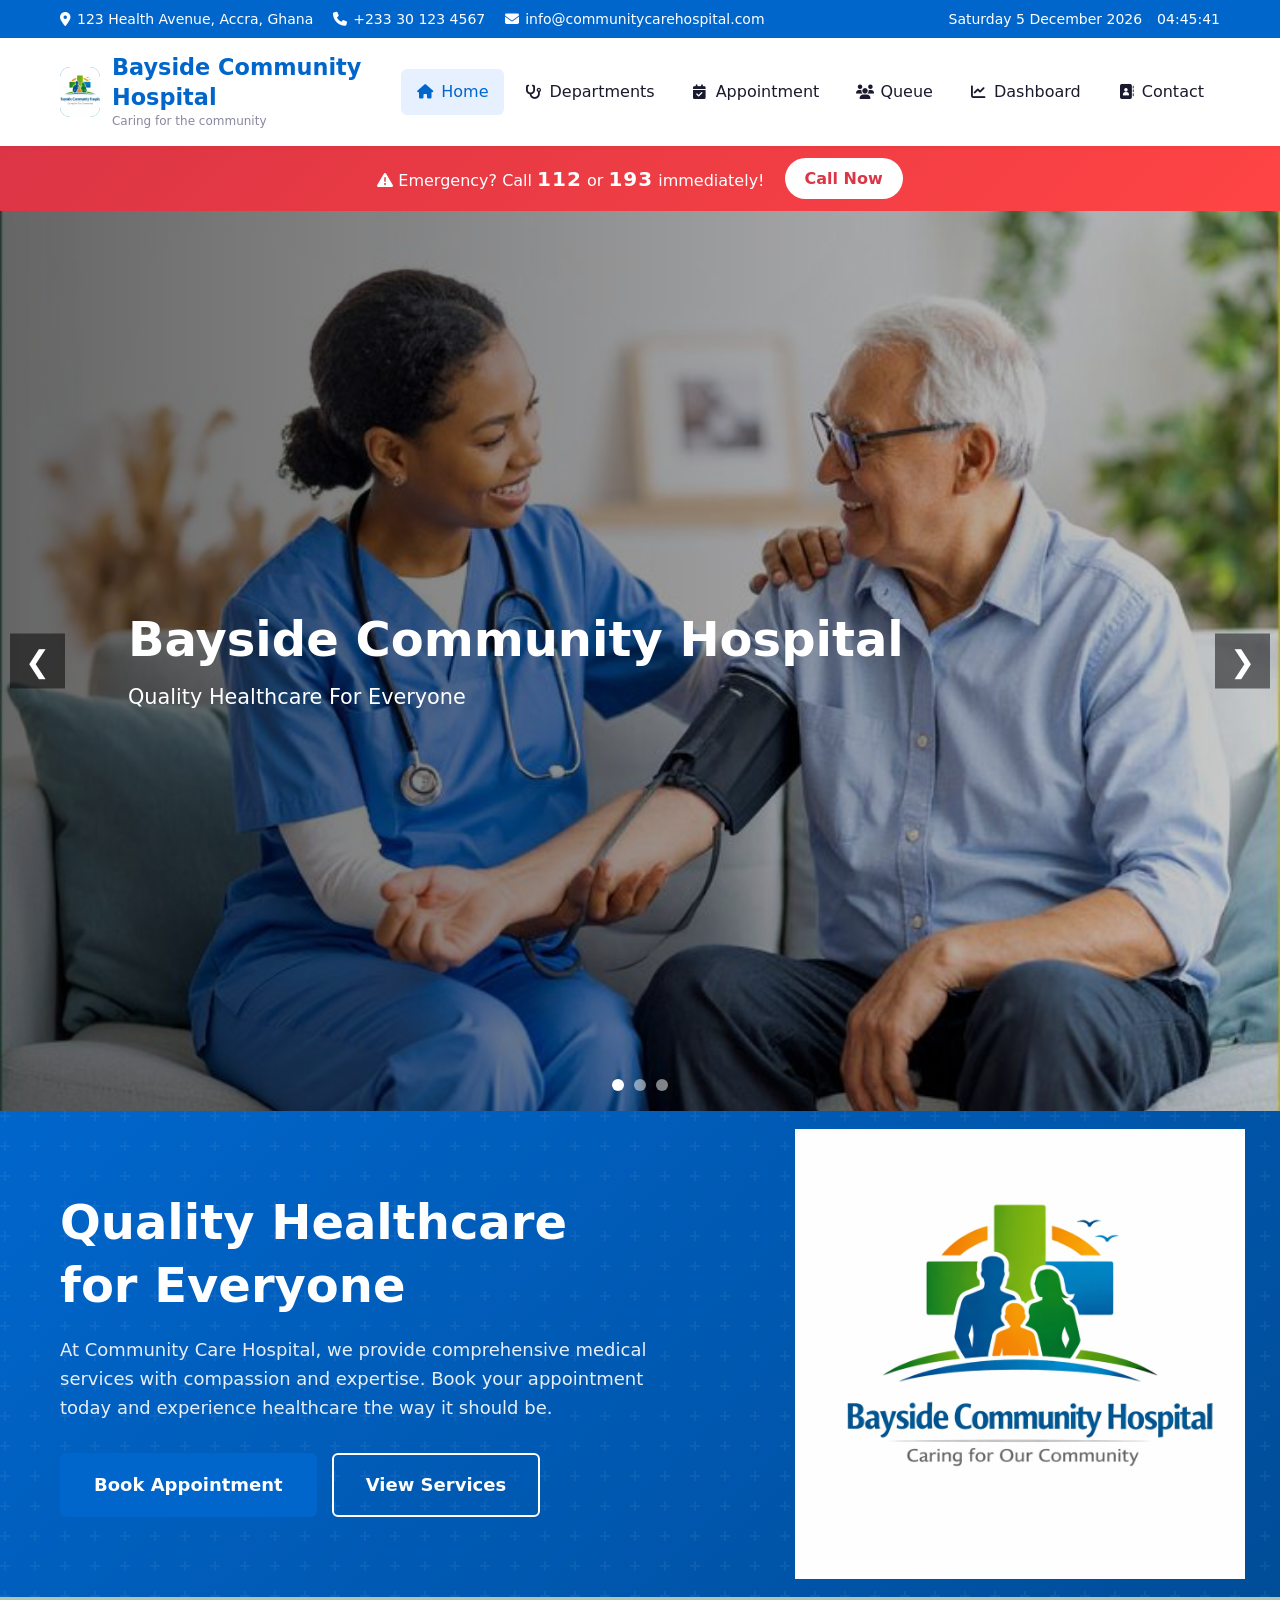
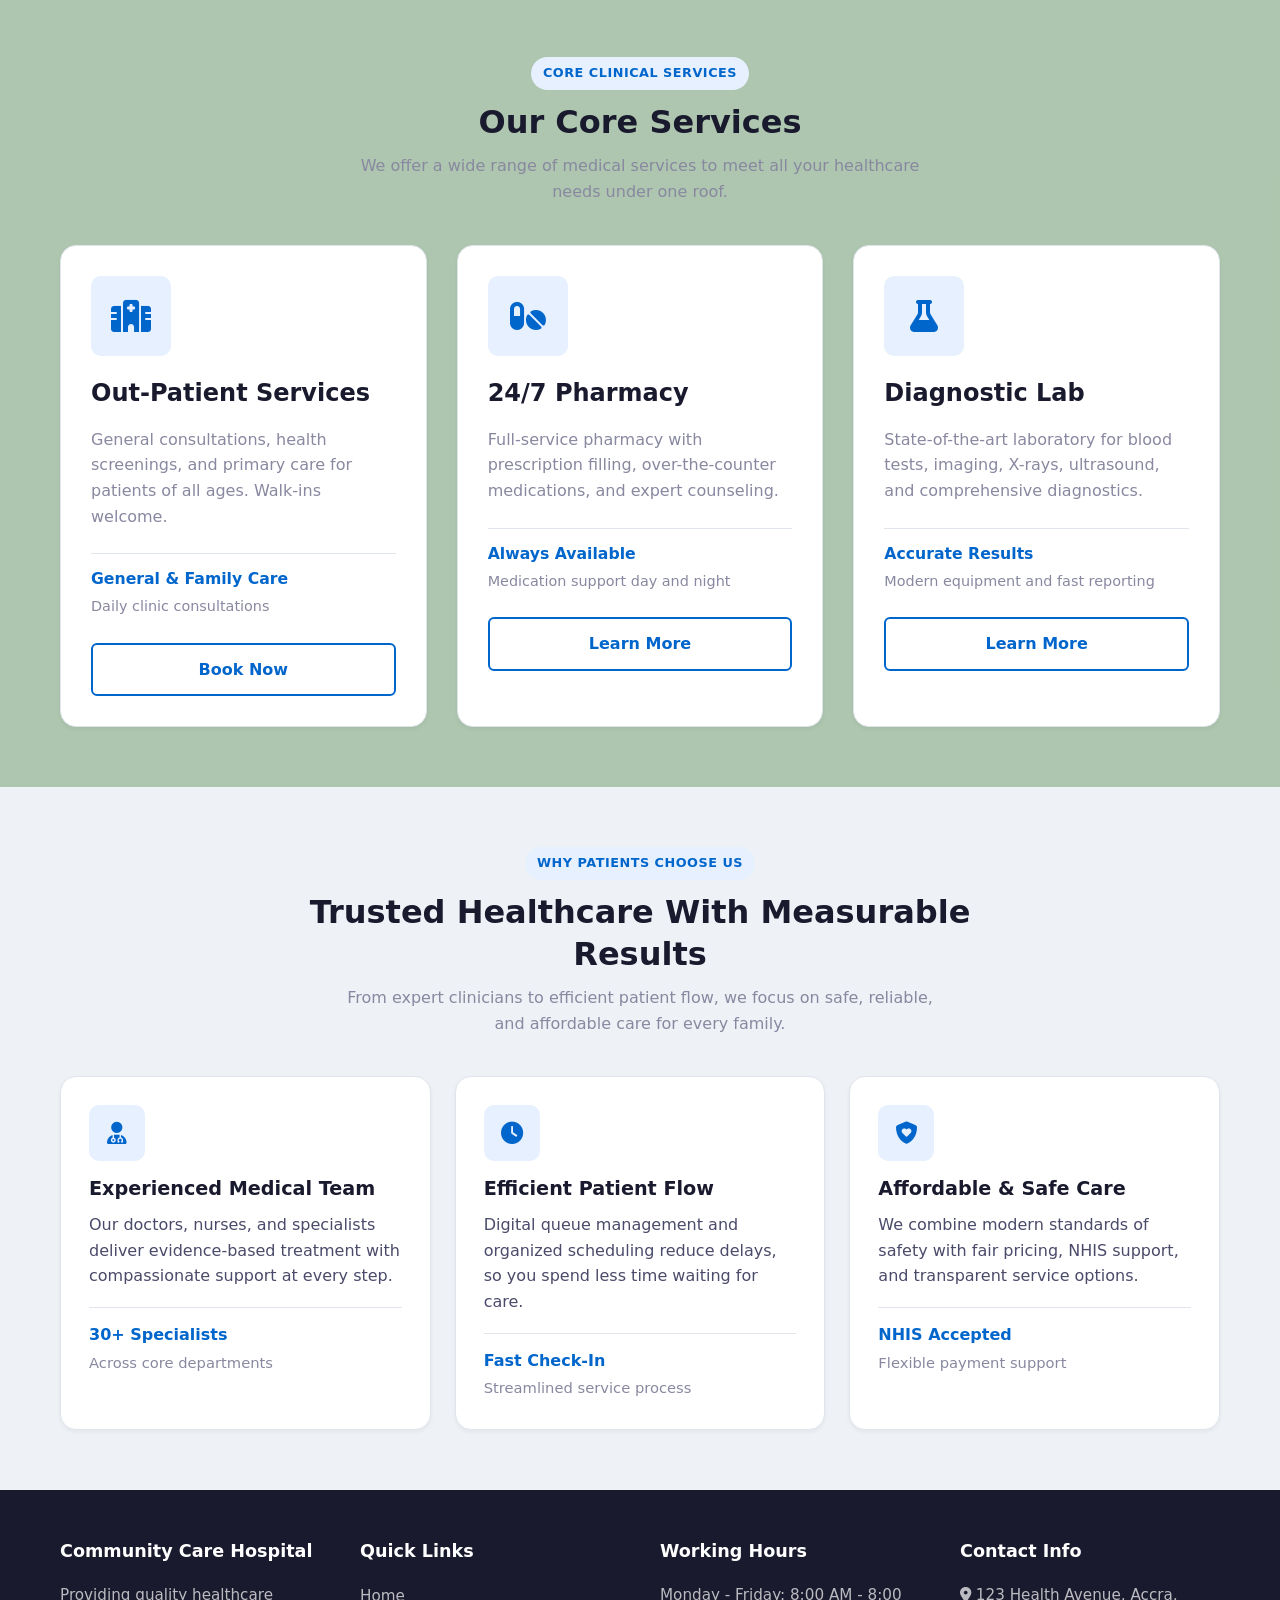
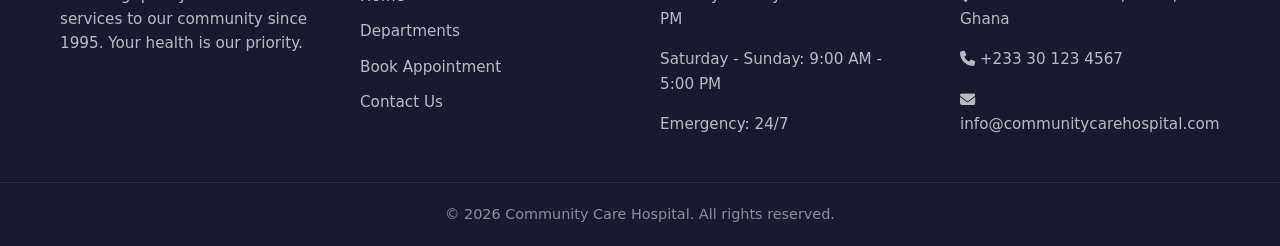
<file: index.html>
<!DOCTYPE html>
<html lang="en">
<head>
    <meta charset="UTF-8">
    <meta name="viewport" content="width=device-width, initial-scale=1.0">
    <title>Community Care Hospital - Your Health, Our Priority</title>
    <link rel="stylesheet" href="css/style.css">
    <link rel="stylesheet" href="css/slide.css">
    <link rel="stylesheet" href="https://cdnjs.cloudflare.com/ajax/libs/font-awesome/6.5.2/css/all.min.css" crossorigin="anonymous" referrerpolicy="no-referrer">
</head>
<body data-page="home">
    <!-- Header -->
    <header class="header">
        <div class="header-top">
            <div class="container">
                <div class="header-info">
                    <span><i class="fa-solid fa-location-dot"></i> 123 Health Avenue, Accra, Ghana</span>
                    <span><i class="fa-solid fa-phone"></i> +233 30 123 4567</span>
                    <span><i class="fa-solid fa-envelope"></i> info@communitycarehospital.com</span>
                </div>
                <div class="datetime-display">
                    <span id="live-date"></span>
                    <span id="live-time"></span>
                </div>
            </div>
        </div>
        <div class="header-main">
            <div class="container">
                <a href="index.html" class="logo">
                    <div class="logo-icon"><img src="images/hospital logo.png" alt="Community Care Hospital logo"></div>
                    <div class="logo-text">
                        <h1>Bayside Community Hospital</h1>
                        <p>Caring for the community</p>
                    </div>
                </a>
                <nav>
                    <button class="mobile-menu-btn" aria-label="Menu">
                        <span></span>
                        <span></span>
                        <span></span>
                    </button>
                    <ul class="nav-links">
                        <li><a href="index.html" class="active"><i class="fa-solid fa-house"></i> Home</a></li>
                        <li><a href="department.html"><i class="fa-solid fa-stethoscope"></i> Departments</a></li>
                        <li><a href="appointment.html"><i class="fa-solid fa-calendar-check"></i> Appointment</a></li>
                        <li><a href="queue.html"><i class="fa-solid fa-users"></i> Queue</a></li>
                        <li><a href="dashboard.html"><i class="fa-solid fa-chart-line"></i> Dashboard</a></li>
                        <li><a href="contact.html"><i class="fa-solid fa-address-book"></i> Contact</a></li>
                    </ul>
                </nav>
            </div>
        </div>
    </header>

    <!-- Emergency Banner -->
    <div class="emergency-banner">
        <div class="container">
            <p><i class="fa-solid fa-triangle-exclamation"></i> Emergency? Call <strong>112</strong> or <strong>193</strong> immediately!</p>
            <a href="tel:112">Call Now</a>
        </div>
    </div>

    <section class="hero-slider">

    <div class="slider">

        <div class="slides">

            <div class="slide">
                <img src="images/image 1.jpg">
                <div class="hero-text">
                    <h1>Bayside Community Hospital</h1>
                    <p>Quality Healthcare For Everyone</p>
                </div>
            </div>

            <div class="slide">
                <img src="images/image 2.jpg">
                <div class="hero-text">
                    <h1>Modern Medical Technology</h1>
                    <p>Advanced Treatment Solutions</p>
                </div>
            </div>

            <div class="slide">
                <img src="images/image 3.jpg">
                <div class="hero-text">
                    <h1>Experienced Doctors</h1>
                    <p>Compassionate & Professional Care</p>
                </div>
            </div>

        </div>

        <!-- ARROWS -->
        <button class="prev">&#10094;</button>
        <button class="next">&#10095;</button>

        <!-- DOTS -->
        <div class="dots"></div>

    </div>

</section>

    <!-- Hero Section -->
    <section class="hero">
        <div class="container">
            <div class="hero-content">
                <h1>Quality Healthcare for Everyone</h1>
                <p>At Community Care Hospital, we provide comprehensive medical services with compassion and expertise. Book your appointment today and experience healthcare the way it should be.</p>
                <div class="hero-buttons">
                    <a href="appointment.html" class="btn btn-primary btn-lg">Book Appointment</a>
                    <a href="department.html" class="btn btn-outline btn-lg">View Services</a>
                </div>
            </div>
            <div class="hero-image">
                <img src="images/hospital logo.png" alt="Community Care Hospital logo" class="hero-logo">
            </div>
        </div>
    </section>

    <!-- Services Section -->
    <section class="section services-section">
        <div class="container">
            <div class="section-header services-header">
                <span class="services-kicker">Core Clinical Services</span>
                <h2>Our Core Services</h2>
                <p>We offer a wide range of medical services to meet all your healthcare needs under one roof.</p>
            </div>
            <div class="services-grid">
                <article class="service-card">
                    <div class="service-icon"><i class="fa-solid fa-hospital"></i></div>
                    <h3>Out-Patient Services</h3>
                    <p>General consultations, health screenings, and primary care for patients of all ages. Walk-ins welcome.</p>
                    <div class="service-meta">
                        <strong>General & Family Care</strong>
                        <span>Daily clinic consultations</span>
                    </div>
                    <a href="appointment.html" class="btn btn-outline-primary">Book Now</a>
                </article>
                <article class="service-card">
                    <div class="service-icon"><i class="fa-solid fa-pills"></i></div>
                    <h3>24/7 Pharmacy</h3>
                    <p>Full-service pharmacy with prescription filling, over-the-counter medications, and expert counseling.</p>
                    <div class="service-meta">
                        <strong>Always Available</strong>
                        <span>Medication support day and night</span>
                    </div>
                    <a href="department.html" class="btn btn-outline-primary">Learn More</a>
                </article>
                <article class="service-card">
                    <div class="service-icon"><i class="fa-solid fa-flask"></i></div>
                    <h3>Diagnostic Lab</h3>
                    <p>State-of-the-art laboratory for blood tests, imaging, X-rays, ultrasound, and comprehensive diagnostics.</p>
                    <div class="service-meta">
                        <strong>Accurate Results</strong>
                        <span>Modern equipment and fast reporting</span>
                    </div>
                    <a href="department.html" class="btn btn-outline-primary">Learn More</a>
                </article>
            </div>
        </div>
    </section>

    <!-- Quick Info Section -->
    <section class="section quick-info-section">
        <div class="container">
            <div class="section-header quick-info-header">
                <span class="quick-info-kicker">Why Patients Choose Us</span>
                <h2>Trusted Healthcare With Measurable Results</h2>
                <p>From expert clinicians to efficient patient flow, we focus on safe, reliable, and affordable care for every family.</p>
            </div>

            <div class="quick-info-grid">
                <article class="quick-info-card">
                    <div class="quick-info-icon"><i class="fa-solid fa-user-doctor"></i></div>
                    <h3>Experienced Medical Team</h3>
                    <p>Our doctors, nurses, and specialists deliver evidence-based treatment with compassionate support at every step.</p>
                    <div class="quick-info-meta">
                        <strong>30+ Specialists</strong>
                        <span>Across core departments</span>
                    </div>
                </article>

                <article class="quick-info-card">
                    <div class="quick-info-icon"><i class="fa-solid fa-clock"></i></div>
                    <h3>Efficient Patient Flow</h3>
                    <p>Digital queue management and organized scheduling reduce delays, so you spend less time waiting for care.</p>
                    <div class="quick-info-meta">
                        <strong>Fast Check-In</strong>
                        <span>Streamlined service process</span>
                    </div>
                </article>

                <article class="quick-info-card">
                    <div class="quick-info-icon"><i class="fa-solid fa-shield-heart"></i></div>
                    <h3>Affordable & Safe Care</h3>
                    <p>We combine modern standards of safety with fair pricing, NHIS support, and transparent service options.</p>
                    <div class="quick-info-meta">
                        <strong>NHIS Accepted</strong>
                        <span>Flexible payment support</span>
                    </div>
                </article>
            </div>
        </div>
    </section>

    <!-- Footer -->
    <footer class="footer">
        <div class="footer-main">
            <div class="container">
                <div class="footer-grid">
                    <div class="footer-section">
                        <h4>Community Care Hospital</h4>
                        <p>Providing quality healthcare services to our community since 1995. Your health is our priority.</p>
                    </div>
                    <div class="footer-section">
                        <h4>Quick Links</h4>
                        <ul class="footer-links">
                            <li><a href="index.html">Home</a></li>
                            <li><a href="department.html">Departments</a></li>
                            <li><a href="appointment.html">Book Appointment</a></li>
                            <li><a href="contact.html">Contact Us</a></li>
                        </ul>
                    </div>
                    <div class="footer-section">
                        <h4>Working Hours</h4>
                        <p>Monday - Friday: 8:00 AM - 8:00 PM</p>
                        <p>Saturday - Sunday: 9:00 AM - 5:00 PM</p>
                        <p>Emergency: 24/7</p>
                    </div>
                    <div class="footer-section">
                        <h4>Contact Info</h4>
                        <p><i class="fa-solid fa-location-dot"></i> 123 Health Avenue, Accra, Ghana</p>
                        <p><i class="fa-solid fa-phone"></i> +233 30 123 4567</p>
                        <p><i class="fa-solid fa-envelope"></i> info@communitycarehospital.com</p>
                    </div>
                </div>
            </div>
        </div>
        <div class="footer-bottom">
            <div class="container">
                <p>&copy; 2026 Community Care Hospital. All rights reserved.</p>
            </div>
        </div>
    </footer>

    <script src="js/core.js"></script>
    <script src="js/home.js"></script>
    <script src="js/slide.js"></script>
    

</body>
</html>
</file>
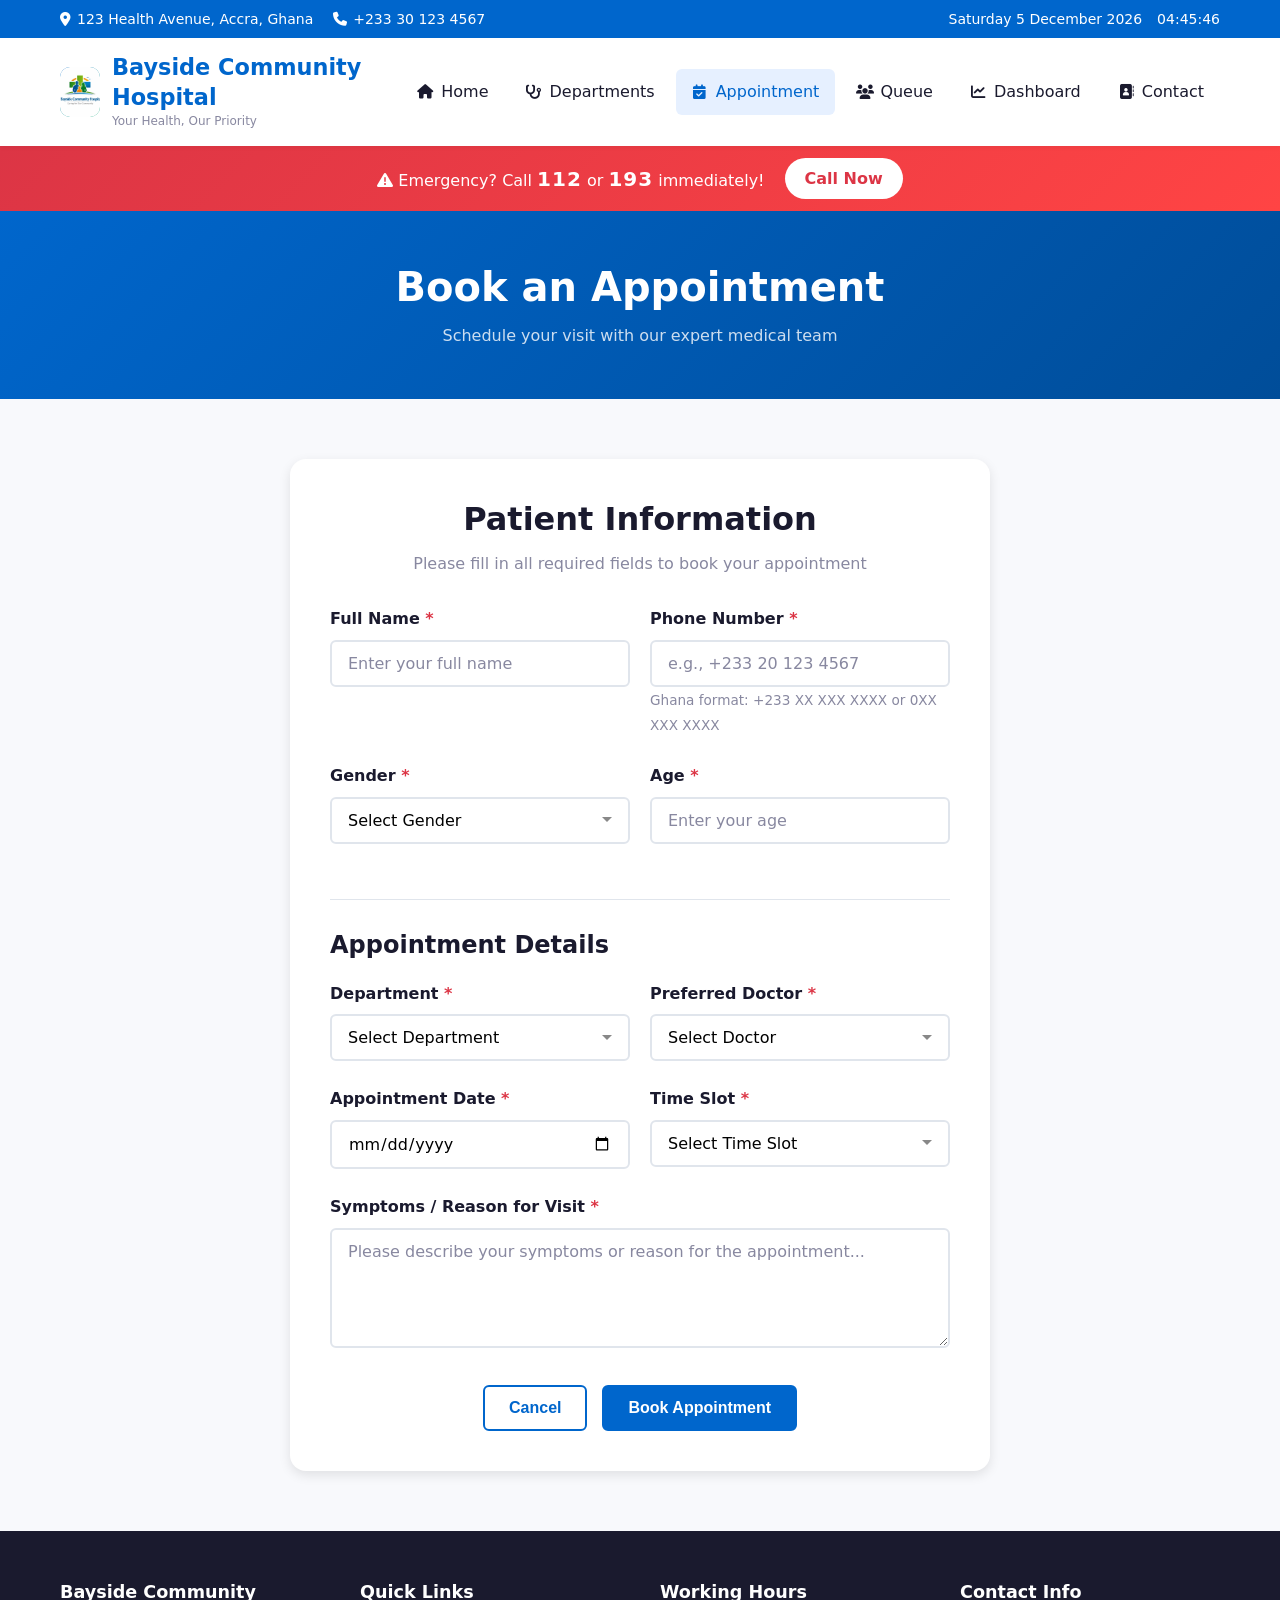
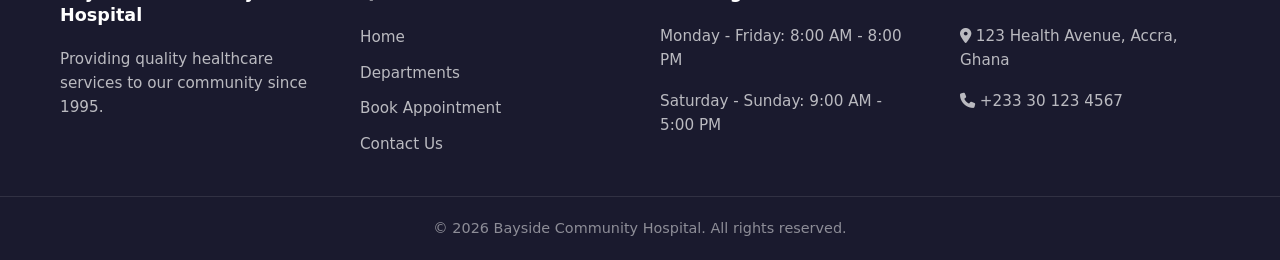
<file: appointment.html>
<!DOCTYPE html>
<html lang="en">
<head>
    <meta charset="UTF-8">
    <meta name="viewport" content="width=device-width, initial-scale=1.0">
    <title>Book Appointment - Bayside Community Hospital</title>
    <link rel="stylesheet" href="css/style.css">
    <link rel="stylesheet" href="css/appointment.css">
    <link rel="stylesheet" href="https://cdnjs.cloudflare.com/ajax/libs/font-awesome/6.5.2/css/all.min.css" crossorigin="anonymous" referrerpolicy="no-referrer">
</head>
<body data-page="appointment">
    <!-- Header -->
    <header class="header">
        <div class="header-top">
            <div class="container">
                <div class="header-info">
                    <span><i class="fa-solid fa-location-dot"></i> 123 Health Avenue, Accra, Ghana</span>
                    <span><i class="fa-solid fa-phone"></i> +233 30 123 4567</span>
                </div>
                <div class="datetime-display">
                    <span id="live-date"></span>
                    <span id="live-time"></span>
                </div>
            </div>
        </div>
        <div class="header-main">
            <div class="container">
                <a href="index.html" class="logo">
                    <div class="logo-icon"><img src="images/hospital logo.png" alt="Community Care Hospital logo"></div>
                    <div class="logo-text">
                        <h1>Bayside Community Hospital</h1>
                        <p>Your Health, Our Priority</p>
                    </div>
                </a>
                <nav>
                    <button class="mobile-menu-btn" aria-label="Menu">
                        <span></span>
                        <span></span>
                        <span></span>
                    </button>
                    <ul class="nav-links">
                        <li><a href="index.html"><i class="fa-solid fa-house"></i> Home</a></li>
                        <li><a href="department.html"><i class="fa-solid fa-stethoscope"></i> Departments</a></li>
                        <li><a href="appointment.html" class="active"><i class="fa-solid fa-calendar-check"></i>  Appointment</a></li>
                        <li><a href="queue.html"><i class="fa-solid fa-users"></i> Queue</a></li>
                        <li><a href="dashboard.html"><i class="fa-solid fa-chart-line"></i> Dashboard</a></li>
                        <li><a href="contact.html"><i class="fa-solid fa-address-book"></i> Contact</a></li>
                    </ul>
                </nav>
            </div>
        </div>
    </header>

    <!-- Emergency Banner -->
    <div class="emergency-banner">
        <div class="container">
            <p><i class="fa-solid fa-triangle-exclamation"></i> Emergency? Call <strong>112</strong> or <strong>193</strong> immediately!</p>
            <a href="tel:112">Call Now</a>
        </div>
    </div>

    <!-- Page Header -->
    <section class="page-header">
        <div class="container">
            <h1>Book an Appointment</h1>
            <p>Schedule your visit with our expert medical team</p>
        </div>
    </section>

    <!-- Appointment Form Section -->
    <section class="section">
        <div class="container">
            <div class="form-container" id="appointment-form-container">
                <div class="form-card">
                    <h2>Patient Information</h2>
                    <p>Please fill in all required fields to book your appointment</p>
                    
                    <form id="appointment-form" novalidate>
                        <!-- Personal Information -->
                        <div class="form-row">
                            <div class="form-group">
                                <label for="fullName">Full Name <span>*</span></label>
                                <input type="text" id="fullName" name="fullName" class="form-control" placeholder="Enter your full name" minlength="2" maxlength="80" autocomplete="name" required>
                                <span class="error-message" id="fullName-error"></span>
                            </div>
                            <div class="form-group">
                                <label for="phone">Phone Number <span>*</span></label>
                                <input type="tel" id="phone" name="phone" class="form-control" placeholder="e.g., +233 20 123 4567" inputmode="tel" autocomplete="tel" required>
                                <span class="form-hint">Ghana format: +233 XX XXX XXXX or 0XX XXX XXXX</span>
                                <span class="error-message" id="phone-error"></span>
                            </div>
                        </div>

                        <div class="form-row">
                            <div class="form-group">
                                <label for="gender">Gender <span>*</span></label>
                                <select id="gender" name="gender" class="form-control" required>
                                    <option value="">Select Gender</option>
                                    <option value="Male">Male</option>
                                    <option value="Female">Female</option>
                                    <option value="Other">Other</option>
                                </select>
                                <span class="error-message" id="gender-error"></span>
                            </div>
                            <div class="form-group">
                                <label for="age">Age <span>*</span></label>
                                <input type="number" id="age" name="age" class="form-control" placeholder="Enter your age" min="0" max="150" required>
                                <span class="error-message" id="age-error"></span>
                            </div>
                        </div>

                        <hr style="margin: 30px 0; border: none; border-top: 1px solid var(--border-color);">

                        <!-- Appointment Details -->
                        <h3 style="margin-bottom: 20px;">Appointment Details</h3>

                        <div class="form-row">
                            <div class="form-group">
                                <label for="department">Department <span>*</span></label>
                                <select id="department" name="department" class="form-control" required>
                                    <option value="">Select Department</option>
                                </select>
                                <span class="error-message" id="department-error"></span>
                            </div>
                            <div class="form-group">
                                <label for="doctor">Preferred Doctor <span>*</span></label>
                                <select id="doctor" name="doctor" class="form-control" required>
                                    <option value="">Select Doctor</option>
                                </select>
                                <span class="error-message" id="doctor-error"></span>
                            </div>
                        </div>

                        <div class="form-row">
                            <div class="form-group">
                                <label for="appointment-date">Appointment Date <span>*</span></label>
                                <input type="date" id="appointment-date" name="appointmentDate" class="form-control" required>
                                <span class="error-message" id="appointment-date-error"></span>
                            </div>
                            <div class="form-group">
                                <label for="time-slot">Time Slot <span>*</span></label>
                                <select id="time-slot" name="timeSlot" class="form-control" required>
                                    <option value="">Select Time Slot</option>
                                    <option value="Morning">Morning (8AM - 12PM)</option>
                                    <option value="Afternoon">Afternoon (12PM - 4PM)</option>
                                    <option value="Evening">Evening (4PM - 8PM)</option>
                                </select>
                                <span class="error-message" id="time-slot-error"></span>
                            </div>
                        </div>

                        <div class="form-group">
                            <label for="symptoms">Symptoms / Reason for Visit <span>*</span></label>
                            <textarea id="symptoms" name="symptoms" class="form-control" placeholder="Please describe your symptoms or reason for the appointment..." minlength="10" maxlength="1000" required></textarea>
                            <span class="error-message" id="symptoms-error"></span>
                        </div>

                        <div class="form-actions">
                            <button type="button" class="btn btn-outline-primary" onclick="window.history.back()">Cancel</button>
                            <button type="submit" class="btn btn-primary">Book Appointment</button>
                        </div>
                    </form>
                </div>
            </div>

            <!-- Confirmation Section (Hidden by default) -->
            <div id="appointment-confirmation" style="display: none;">
                <!-- Will be populated by JavaScript -->
            </div>
        </div>
    </section>

    <!-- Footer -->
    <footer class="footer">
        <div class="footer-main">
            <div class="container">
                <div class="footer-grid">
                    <div class="footer-section">
                        <h4>Bayside Community Hospital</h4>
                        <p>Providing quality healthcare services to our community since 1995.</p>
                    </div>
                    <div class="footer-section">
                        <h4>Quick Links</h4>
                        <ul class="footer-links">
                            <li><a href="index.html">Home</a></li>
                            <li><a href="department.html">Departments</a></li>
                            <li><a href="appointment.html">Book Appointment</a></li>
                            <li><a href="contact.html">Contact Us</a></li>
                        </ul>
                    </div>
                    <div class="footer-section">
                        <h4>Working Hours</h4>
                        <p>Monday - Friday: 8:00 AM - 8:00 PM</p>
                        <p>Saturday - Sunday: 9:00 AM - 5:00 PM</p>
                    </div>
                    <div class="footer-section">
                        <h4>Contact Info</h4>
                        <p><i class="fa-solid fa-location-dot"></i> 123 Health Avenue, Accra, Ghana</p>
                        <p><i class="fa-solid fa-phone"></i> +233 30 123 4567</p>
                    </div>
                </div>
            </div>
        </div>
        <div class="footer-bottom">
            <div class="container">
                <p>&copy; 2026 Bayside Community Hospital. All rights reserved.</p>
            </div>
        </div>
    </footer>

    <script src="js/data.js"></script>
    <script src="js/core.js"></script>
    <script src="js/appointment-page.js"></script>
</body>
</html>
</file>
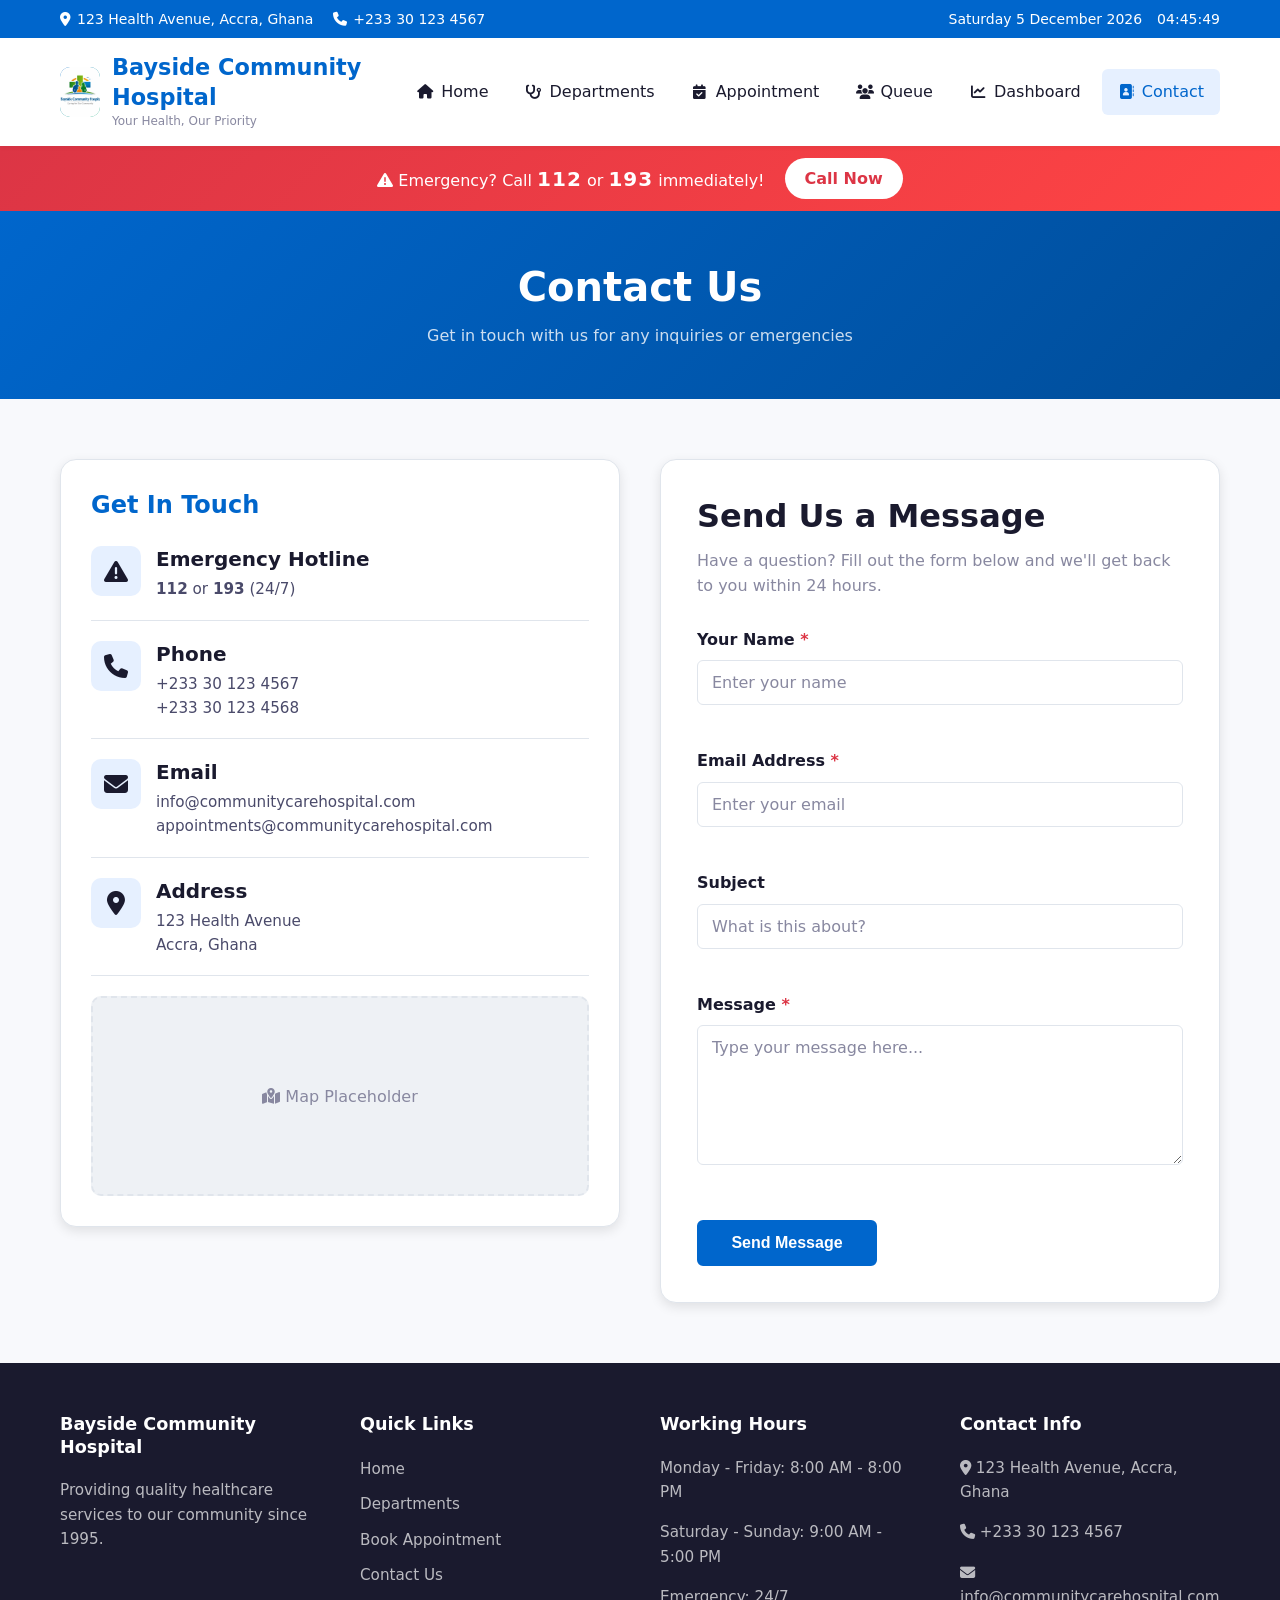
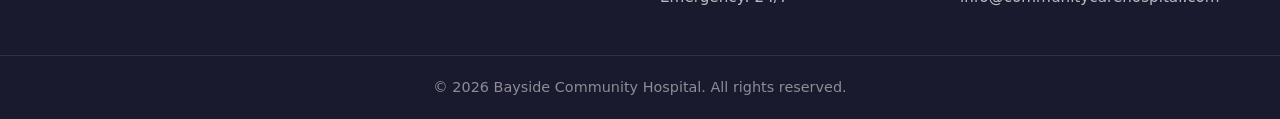
<file: contact.html>
<!DOCTYPE html>
<html lang="en">
<head>
    <meta charset="UTF-8">
    <meta name="viewport" content="width=device-width, initial-scale=1.0">
    <title>Contact Us - Bayside Community Hospital</title>
    <link rel="stylesheet" href="css/style.css">
    <link rel="stylesheet" href="css/contact.css">
    <link rel="stylesheet" href="https://cdnjs.cloudflare.com/ajax/libs/font-awesome/6.5.2/css/all.min.css" crossorigin="anonymous" referrerpolicy="no-referrer">
</head>
<body data-page="contact">
    <!-- Header -->
    <header class="header">
        <div class="header-top">
            <div class="container">
                <div class="header-info">
                    <span><i class="fa-solid fa-location-dot"></i> 123 Health Avenue, Accra, Ghana</span>
                    <span><i class="fa-solid fa-phone"></i> +233 30 123 4567</span>
                </div>
                <div class="datetime-display">
                    <span id="live-date"></span>
                    <span id="live-time"></span>
                </div>
            </div>
        </div>
        <div class="header-main">
            <div class="container">
                <a href="index.html" class="logo">
                    <div class="logo-icon"><img src="images/hospital logo.png" alt="Community Care Hospital logo"></div>
                    <div class="logo-text">
                        <h1>Bayside Community Hospital</h1>
                        <p>Your Health, Our Priority</p>
                    </div>
                </a>
                <nav>
                    <button class="mobile-menu-btn" aria-label="Menu">
                        <span></span>
                        <span></span>
                        <span></span>
                    </button>
                    <ul class="nav-links">
                        <li><a href="index.html"><i class="fa-solid fa-house"></i> Home</a></li>
                        <li><a href="department.html"><i class="fa-solid fa-stethoscope"></i> Departments</a></li>
                        <li><a href="appointment.html"><i class="fa-solid fa-calendar-check"></i> Appointment</a></li>
                        <li><a href="queue.html"><i class="fa-solid fa-users"></i> Queue</a></li>
                        <li><a href="dashboard.html"><i class="fa-solid fa-chart-line"></i> Dashboard</a></li>
                        <li><a href="contact.html" class="active"><i class="fa-solid fa-address-book"></i> Contact</a></li>
                    </ul>
                </nav>
            </div>
        </div>
    </header>

    <!-- Emergency Banner -->
    <div class="emergency-banner">
        <div class="container">
            <p><i class="fa-solid fa-triangle-exclamation"></i> Emergency? Call <strong>112</strong> or <strong>193</strong> immediately!</p>
            <a href="tel:112">Call Now</a>
        </div>
    </div>

    <!-- Page Header -->
    <section class="page-header">
        <div class="container">
            <h1>Contact Us</h1>
            <p>Get in touch with us for any inquiries or emergencies</p>
        </div>
    </section>

    <!-- Contact Section -->
    <section class="section">
        <div class="container">
            <div class="contact-grid">
                <!-- Contact Info -->
                <div class="contact-info">
                    <h3>Get In Touch</h3>
                    
                    <div class="contact-item">
                        <div class="contact-icon"><i class="fa-solid fa-triangle-exclamation"></i></div>
                        <div>
                            <h4>Emergency Hotline</h4>
                            <p><strong>112</strong> or <strong>193</strong> (24/7)</p>
                        </div>
                    </div>
                    
                    <div class="contact-item">
                        <div class="contact-icon"><i class="fa-solid fa-phone"></i></div>
                        <div>
                            <h4>Phone</h4>
                            <p>+233 30 123 4567</p>
                            <p>+233 30 123 4568</p>
                        </div>
                    </div>
                    
                    <div class="contact-item">
                        <div class="contact-icon"><i class="fa-solid fa-envelope"></i></div>
                        <div>
                            <h4>Email</h4>
                            <p>info@communitycarehospital.com</p>
                            <p>appointments@communitycarehospital.com</p>
                        </div>
                    </div>
                    
                    <div class="contact-item">
                        <div class="contact-icon"><i class="fa-solid fa-location-dot"></i></div>
                        <div>
                            <h4>Address</h4>
                            <p>123 Health Avenue</p>
                            <p>Accra, Ghana</p>
                        </div>
                    </div>

                    <div class="map-placeholder">
                        <span style="color: var(--text-muted);"><i class="fa-solid fa-map-location-dot"></i> Map Placeholder</span>
                    </div>
                </div>

                <!-- Contact Form -->
                <div id="contact-form-container">
                    <div class="form-card">
                        <h2>Send Us a Message</h2>
                        <p>Have a question? Fill out the form below and we'll get back to you within 24 hours.</p>
                        
                        <form id="contact-form" novalidate>
                            <div class="form-group">
                                <label for="name">Your Name <span>*</span></label>
                                <input type="text" id="name" name="name" class="form-control" placeholder="Enter your name" minlength="2" maxlength="80" autocomplete="name" required>
                                <span class="error-message" id="name-error"></span>
                            </div>

                            <div class="form-group">
                                <label for="email">Email Address <span>*</span></label>
                                <input type="email" id="email" name="email" class="form-control" placeholder="Enter your email" autocomplete="email" required>
                                <span class="error-message" id="email-error"></span>
                            </div>

                            <div class="form-group">
                                <label for="subject">Subject</label>
                                <input type="text" id="subject" name="subject" class="form-control" placeholder="What is this about?" minlength="3" maxlength="120">
                                <span class="error-message" id="subject-error"></span>
                            </div>

                            <div class="form-group">
                                <label for="message">Message <span>*</span></label>
                                <textarea id="message" name="message" class="form-control" placeholder="Type your message here..." minlength="10" maxlength="1000" required></textarea>
                                <span class="error-message" id="message-error"></span>
                            </div>

                            <div class="form-actions">
                                <button type="submit" class="btn btn-primary">Send Message</button>
                            </div>
                        </form>
                    </div>
                </div>
            </div>
        </div>
    </section>

    <!-- Footer -->
    <footer class="footer">
        <div class="footer-main">
            <div class="container">
                <div class="footer-grid">
                    <div class="footer-section">
                        <h4>Bayside Community Hospital</h4>
                        <p>Providing quality healthcare services to our community since 1995.</p>
                    </div>
                    <div class="footer-section">
                        <h4>Quick Links</h4>
                        <ul class="footer-links">
                            <li><a href="index.html">Home</a></li>
                            <li><a href="department.html">Departments</a></li>
                            <li><a href="appointment.html">Book Appointment</a></li>
                            <li><a href="contact.html">Contact Us</a></li>
                        </ul>
                    </div>
                    <div class="footer-section">
                        <h4>Working Hours</h4>
                        <p>Monday - Friday: 8:00 AM - 8:00 PM</p>
                        <p>Saturday - Sunday: 9:00 AM - 5:00 PM</p>
                        <p>Emergency: 24/7</p>
                    </div>
                    <div class="footer-section">
                        <h4>Contact Info</h4>
                        <p><i class="fa-solid fa-location-dot"></i> 123 Health Avenue, Accra, Ghana</p>
                        <p><i class="fa-solid fa-phone"></i> +233 30 123 4567</p>
                        <p><i class="fa-solid fa-envelope"></i> info@communitycarehospital.com</p>
                    </div>
                </div>
            </div>
        </div>
        <div class="footer-bottom">
            <div class="container">
                <p>&copy; 2026 Bayside Community Hospital. All rights reserved.</p>
            </div>
        </div>
    </footer>

    <script src="js/core.js"></script>
    <script src="js/contact-page.js"></script>
</body>
</html>
</file>
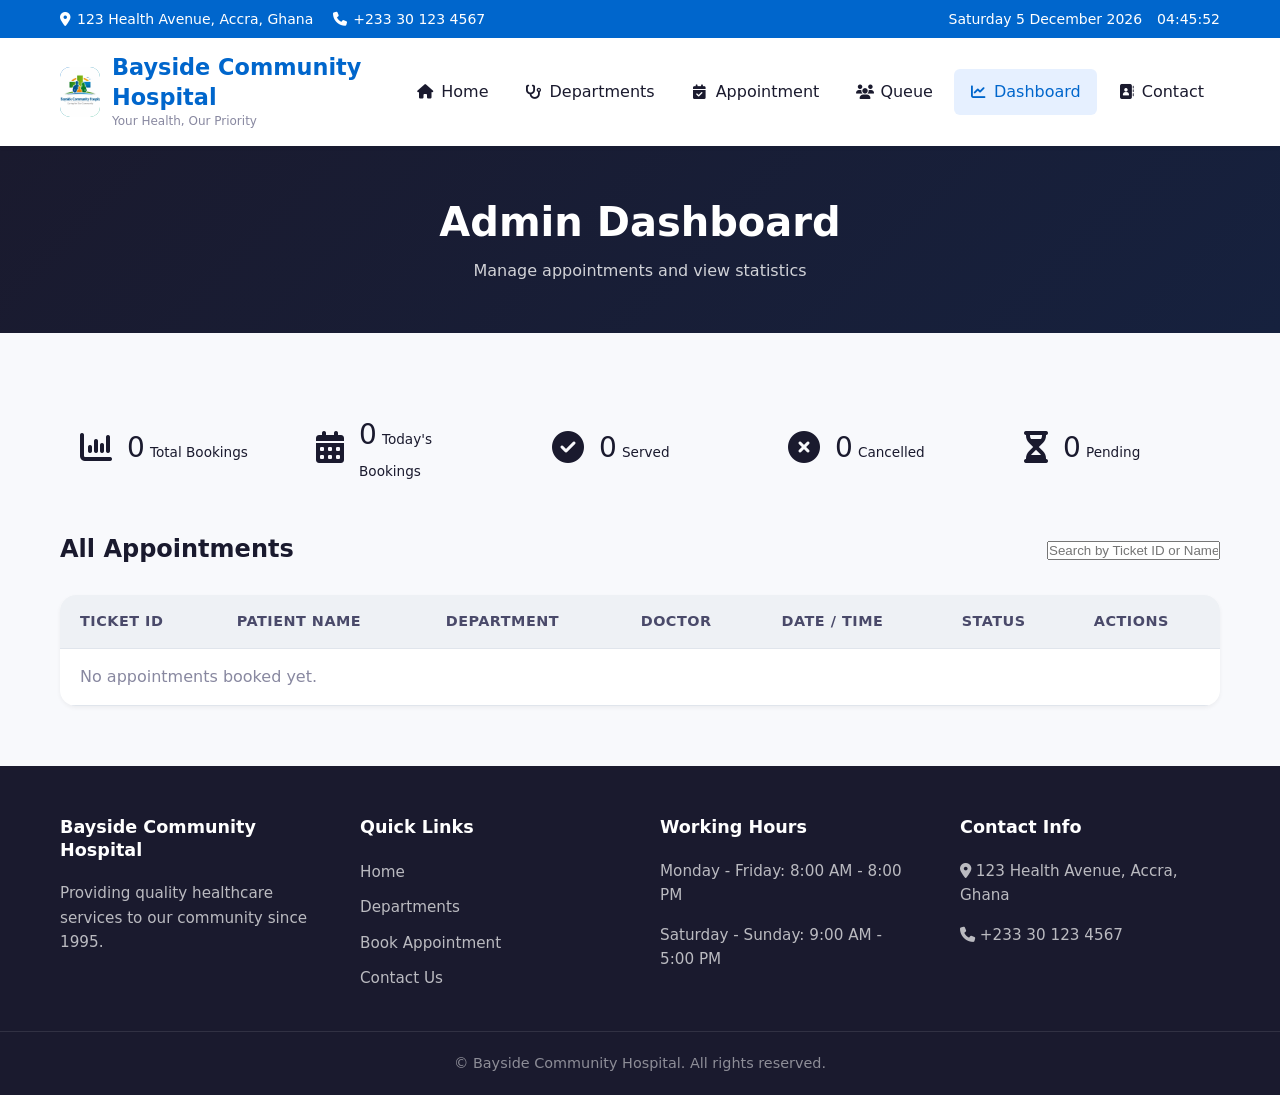
<file: dashboard.html>
<!DOCTYPE html>
<html lang="en">
<head>
    <meta charset="UTF-8">
    <meta name="viewport" content="width=device-width, initial-scale=1.0">
    <title>Admin Dashboard - Bayside Community Hospital</title>
    <link rel="stylesheet" href="css/style.css">
    <link rel="stylesheet" href="css/dashboard.css">
    <link rel="stylesheet" href="https://cdnjs.cloudflare.com/ajax/libs/font-awesome/6.5.2/css/all.min.css" crossorigin="anonymous" referrerpolicy="no-referrer">
</head>
<body data-page="dashboard">
    <!-- Header -->
    <header class="header">
        <div class="header-top">
            <div class="container">
                <div class="header-info">
                    <span><i class="fa-solid fa-location-dot"></i> 123 Health Avenue, Accra, Ghana</span>
                    <span><i class="fa-solid fa-phone"></i> +233 30 123 4567</span>
                </div>
                <div class="datetime-display">
                    <span id="live-date"></span>
                    <span id="live-time"></span>
                </div>
            </div>
        </div>
        <div class="header-main">
            <div class="container">
                <a href="index.html" class="logo">
                    <div class="logo-icon"><img src="images/hospital logo.png" alt="Community Care Hospital logo"></div>
                    <div class="logo-text">
                        <h1>Bayside Community Hospital</h1>
                        <p>Your Health, Our Priority</p>
                    </div>
                </a>
                <nav>
                    <button class="mobile-menu-btn" aria-label="Menu">
                        <span></span>
                        <span></span>
                        <span></span>
                    </button>
                    <ul class="nav-links">
                        <li><a href="index.html"><i class="fa-solid fa-house"></i> Home</a></li>
                        <li><a href="department.html"><i class="fa-solid fa-stethoscope"></i> Departments</a></li>
                        <li><a href="appointment.html"><i class="fa-solid fa-calendar-check"></i> Appointment</a></li>
                        <li><a href="queue.html"><i class="fa-solid fa-users"></i> Queue</a></li>
                        <li><a href="dashboard.html" class="active"><i class="fa-solid fa-chart-line"></i> Dashboard</a></li>
                        <li><a href="contact.html"><i class="fa-solid fa-address-book"></i> Contact</a></li>
                    </ul>
                </nav>
            </div>
        </div>
    </header>

    <!-- Page Header -->
    <section class="page-header" style="background: linear-gradient(135deg, #1a1a2e 0%, #16213e 100%);">
        <div class="container">
            <h1>Admin Dashboard</h1>
            <p>Manage appointments and view statistics</p>
        </div>
    </section>

    <!-- Dashboard Section -->
    <section class="section">
        <div class="container">
            <!-- Dashboard Stats -->
            <div class="dashboard-stats" id="dashboard-stats">
                <!-- Stats will be rendered by JavaScript -->
            </div>

            <!-- Appointments Table -->
            <div class="dashboard-header">
                <h3>All Appointments</h3>
                <div class="search-box">
                    <input type="text" id="dashboard-search" placeholder="Search by Ticket ID or Name...">
                </div>
            </div>

            <div class="table-container">
                <table class="data-table">
                    <thead>
                        <tr>
                            <th>Ticket ID</th>
                            <th>Patient Name</th>
                            <th>Department</th>
                            <th>Doctor</th>
                            <th>Date / Time</th>
                            <th>Status</th>
                            <th>Actions</th>
                        </tr>
                    </thead>
                    <tbody id="appointments-table-body">
                        <!-- Table rows will be rendered by JavaScript -->
                    </tbody>
                </table>
            </div>
        </div>
    </section>

    <!-- Footer -->
    <footer class="footer">
        <div class="footer-main">
            <div class="container">
                <div class="footer-grid">
                    <div class="footer-section">
                        <h4>Bayside Community Hospital</h4>
                        <p>Providing quality healthcare services to our community since 1995.</p>
                    </div>
                    <div class="footer-section">
                        <h4>Quick Links</h4>
                        <ul class="footer-links">
                            <li><a href="index.html">Home</a></li>
                            <li><a href="department.html">Departments</a></li>
                            <li><a href="appointment.html">Book Appointment</a></li>
                            <li><a href="contact.html">Contact Us</a></li>
                        </ul>
                    </div>
                    <div class="footer-section">
                        <h4>Working Hours</h4>
                        <p>Monday - Friday: 8:00 AM - 8:00 PM</p>
                        <p>Saturday - Sunday: 9:00 AM - 5:00 PM</p>
                    </div>
                    <div class="footer-section">
                        <h4>Contact Info</h4>
                        <p><i class="fa-solid fa-location-dot"></i> 123 Health Avenue, Accra, Ghana</p>
                        <p><i class="fa-solid fa-phone"></i> +233 30 123 4567</p>
                    </div>
                </div>
            </div>
        </div>
        <div class="footer-bottom">
            <div class="container">
                <p>&copy; Bayside Community Hospital. All rights reserved.</p>
            </div>
        </div>
    </footer>

    <script src="js/core.js"></script>
    <script src="js/dashboard-page.js"></script>
</body>
</html>
</file>
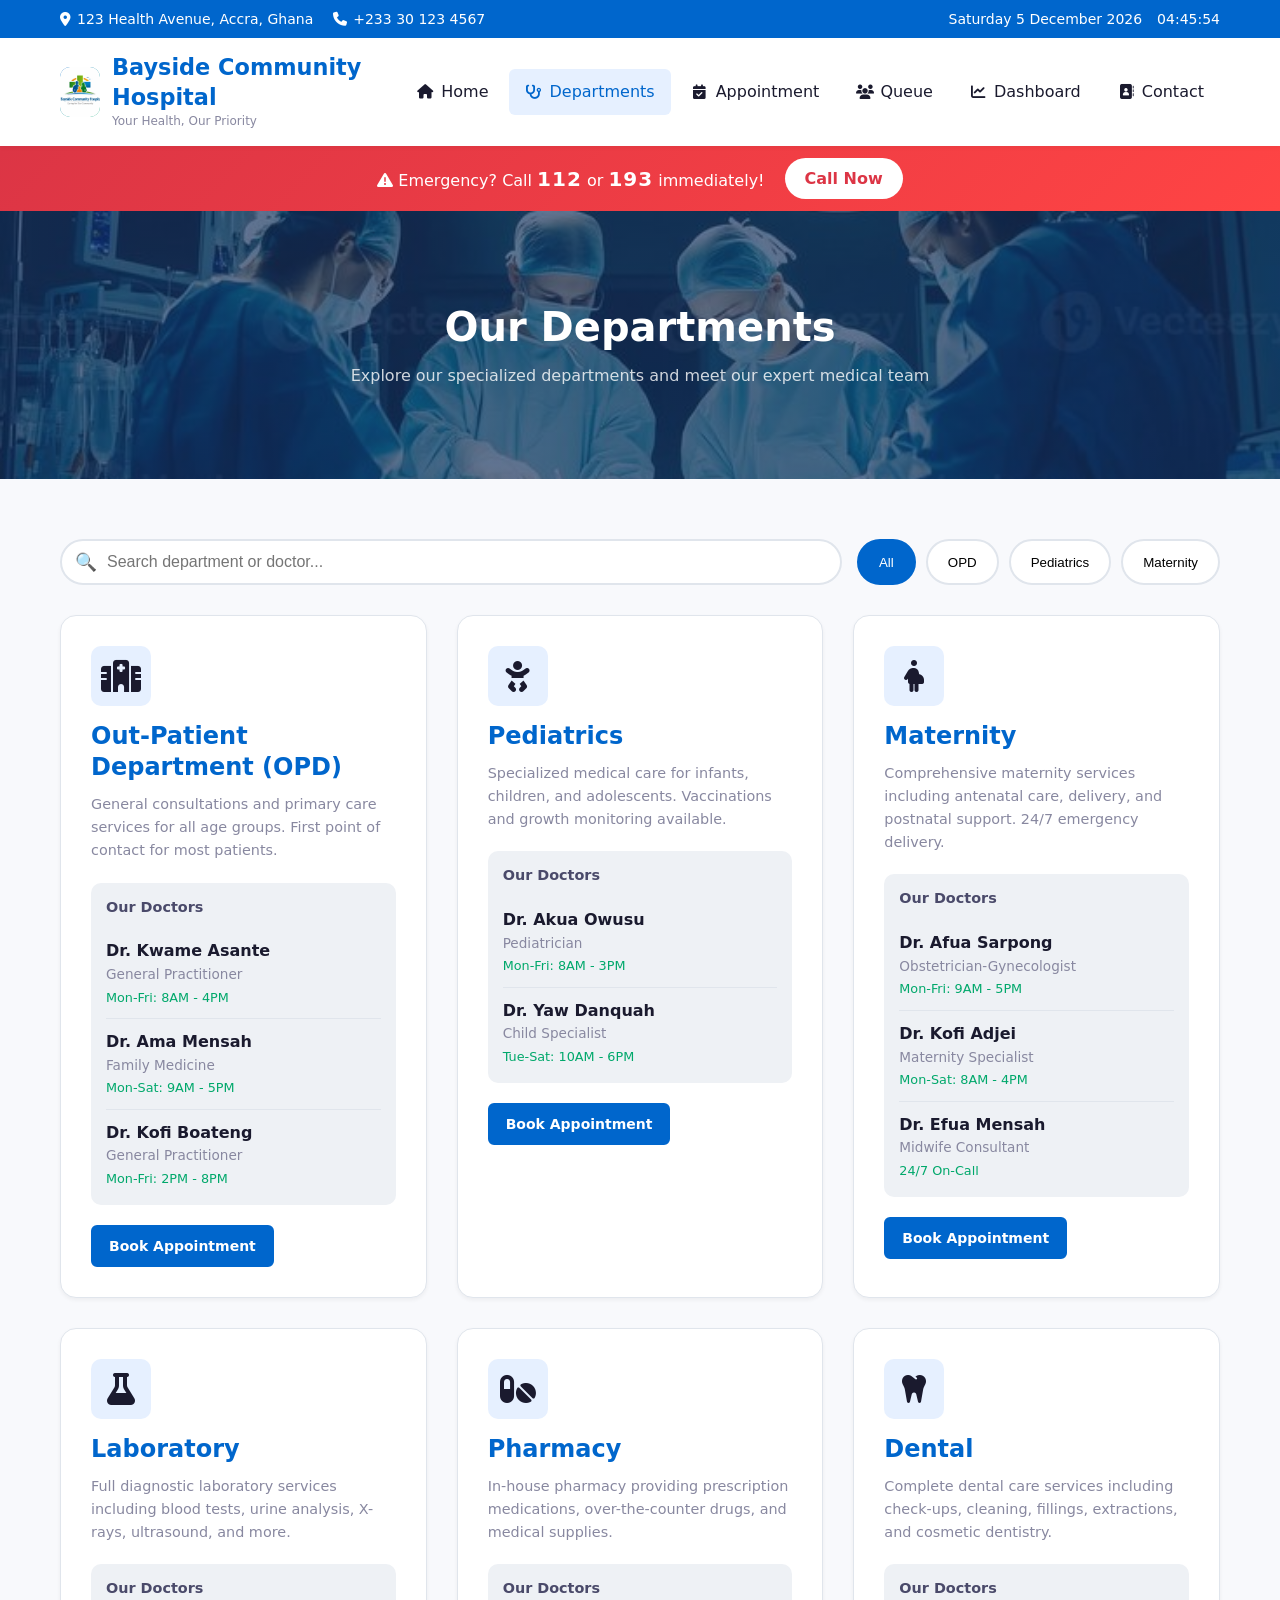
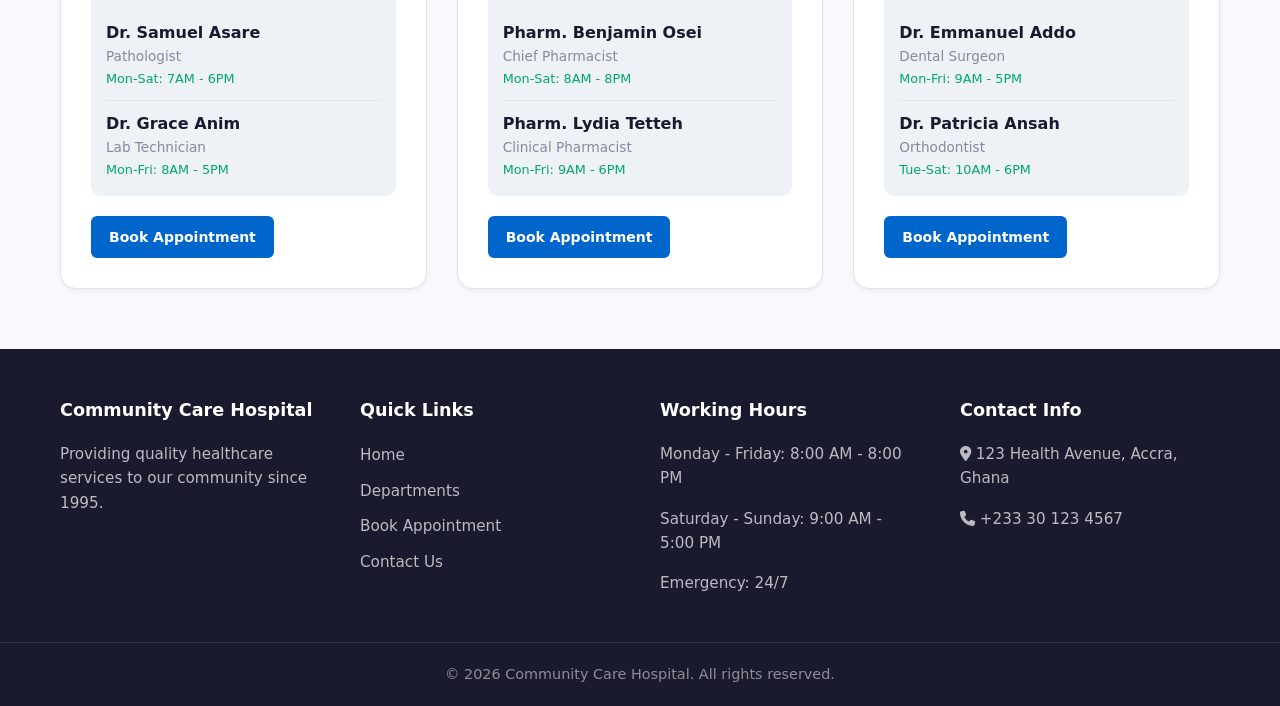
<file: department.html>
<!DOCTYPE html>
<html lang="en">
<head>
    <meta charset="UTF-8">
    <meta name="viewport" content="width=device-width, initial-scale=1.0">
    <title>Departments - Community Care Hospital</title>
    <link rel="stylesheet" href="css/style.css">
    <link rel="stylesheet" href="css/departments.css">
    <link rel="stylesheet" href="https://cdnjs.cloudflare.com/ajax/libs/font-awesome/6.5.2/css/all.min.css" crossorigin="anonymous" referrerpolicy="no-referrer">
</head>
<body data-page="departments">
    <!-- Header -->
    <header class="header">
        <div class="header-top">
            <div class="container">
                <div class="header-info">
                    <span><i class="fa-solid fa-location-dot"></i> 123 Health Avenue, Accra, Ghana</span>
                    <span><i class="fa-solid fa-phone"></i> +233 30 123 4567</span>
                </div>
                <div class="datetime-display">
                    <span id="live-date"></span>
                    <span id="live-time"></span>
                </div>
            </div>
        </div>
        <div class="header-main">
            <div class="container">
                <a href="index.html" class="logo">
                    <div class="logo-icon"><img src="images/hospital logo.png" alt="Community Care Hospital logo"></div>
                    <div class="logo-text">
                        <h1>Bayside Community Hospital</h1>
                        <p>Your Health, Our Priority</p>
                    </div>
                </a>
                <nav>
                    <button class="mobile-menu-btn" aria-label="Menu">
                        <span></span>
                        <span></span>
                        <span></span>
                    </button>
                    <ul class="nav-links">
                        <li><a href="index.html"><i class="fa-solid fa-house"></i> Home</a></li>
                        <li><a href="department.html" class="active"><i class="fa-solid fa-stethoscope"></i> Departments</a></li>
                        <li><a href="appointment.html"><i class="fa-solid fa-calendar-check"></i>Appointment</a></li>
                        <li><a href="queue.html"><i class="fa-solid fa-users"></i> Queue</a></li>
                        <li><a href="dashboard.html"><i class="fa-solid fa-chart-line"></i> Dashboard</a></li>
                        <li><a href="contact.html"><i class="fa-solid fa-address-book"></i> Contact</a></li>
                    </ul>
                </nav>
            </div>
        </div>
    </header>

    <!-- Emergency Banner -->
    <div class="emergency-banner">
        <div class="container">
            <p><i class="fa-solid fa-triangle-exclamation"></i> Emergency? Call <strong>112</strong> or <strong>193</strong> immediately!</p>
            <a href="tel:112">Call Now</a>
        </div>
    </div>

    <!-- Page Header -->
    <section class="page-header">
        <div class="container">
            <h1>Our Departments</h1>
            <p>Explore our specialized departments and meet our expert medical team</p>
        </div>
    </section>

    <!-- Departments Section -->
    <section class="section">
        <div class="container">
            <!-- Search & Filter -->
            <div class="search-filter-bar">
                <div class="search-box">
                    <input type="text" id="department-search" placeholder="Search department or doctor...">
                </div>
                <div class="filter-buttons">
                    <button class="filter-btn active" data-filter="all">All</button>
                    <button class="filter-btn" data-filter="opd">OPD</button>
                    <button class="filter-btn" data-filter="pediatrics">Pediatrics</button>
                    <button class="filter-btn" data-filter="maternity">Maternity</button>
                </div>
            </div>

            <!-- Departments Grid -->
            <div class="departments-grid" id="departments-container">
                <!-- Departments will be rendered by JavaScript -->
            </div>
        </div>
    </section>

    <!-- Footer -->
    <footer class="footer">
        <div class="footer-main">
            <div class="container">
                <div class="footer-grid">
                    <div class="footer-section">
                        <h4>Community Care Hospital</h4>
                        <p>Providing quality healthcare services to our community since 1995.</p>
                    </div>
                    <div class="footer-section">
                        <h4>Quick Links</h4>
                        <ul class="footer-links">
                            <li><a href="index.html">Home</a></li>
                            <li><a href="department.html">Departments</a></li>
                            <li><a href="appointment.html">Book Appointment</a></li>
                            <li><a href="contact.html">Contact Us</a></li>
                        </ul>
                    </div>
                    <div class="footer-section">
                        <h4>Working Hours</h4>
                        <p>Monday - Friday: 8:00 AM - 8:00 PM</p>
                        <p>Saturday - Sunday: 9:00 AM - 5:00 PM</p>
                        <p>Emergency: 24/7</p>
                    </div>
                    <div class="footer-section">
                        <h4>Contact Info</h4>
                        <p><i class="fa-solid fa-location-dot"></i> 123 Health Avenue, Accra, Ghana</p>
                        <p><i class="fa-solid fa-phone"></i> +233 30 123 4567</p>
                    </div>
                </div>
            </div>
        </div>
        <div class="footer-bottom">
            <div class="container">
                <p>&copy; 2026 Community Care Hospital. All rights reserved.</p>
            </div>
        </div>
    </footer>

    <script src="js/data.js"></script>
    <script src="js/core.js"></script>
    <script src="js/department.js"></script>
</body>
</html>
</file>
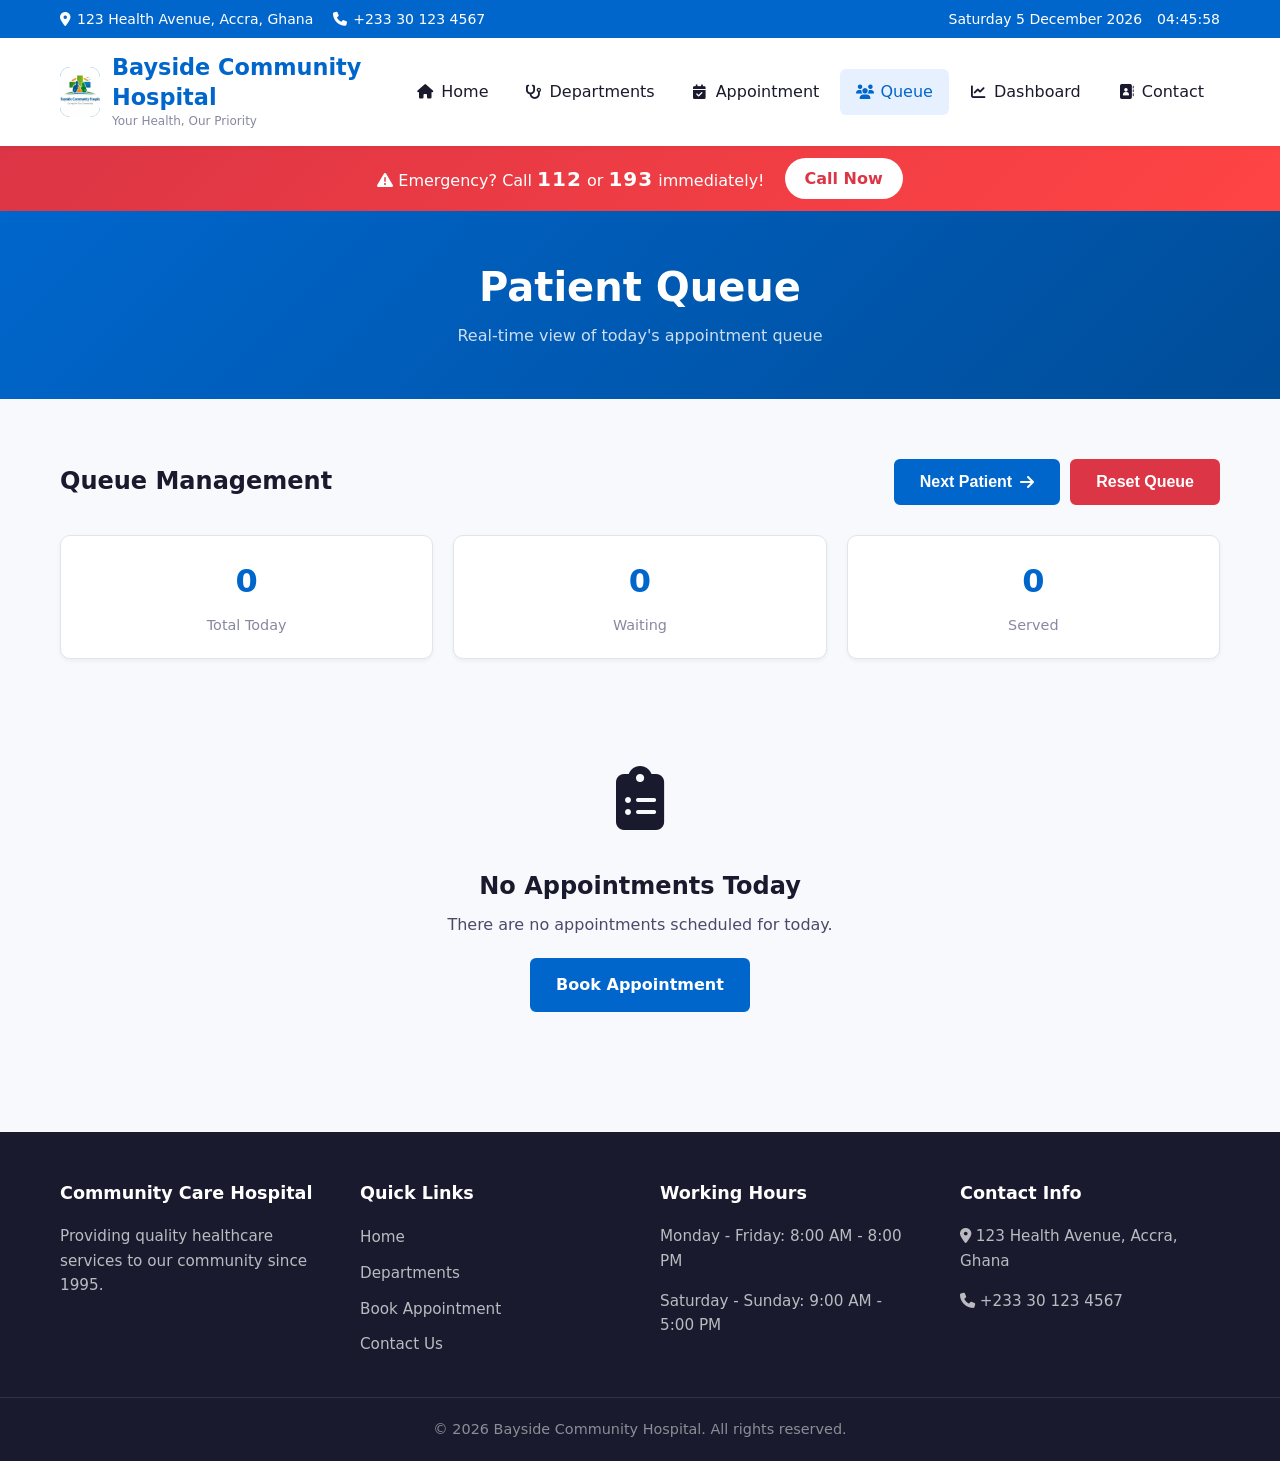
<file: queue.html>
<!DOCTYPE html>
<html lang="en">
<head>
    <meta charset="UTF-8">
    <meta name="viewport" content="width=device-width, initial-scale=1.0">
    <title>Patient Queue - Community Care Hospital</title>
    <link rel="stylesheet" href="css/style.css">
    <link rel="stylesheet" href="css/queue.css">
    <link rel="stylesheet" href="https://cdnjs.cloudflare.com/ajax/libs/font-awesome/6.5.2/css/all.min.css" crossorigin="anonymous" referrerpolicy="no-referrer">
</head>
<body data-page="queue">
    <!-- Header -->
    <header class="header">
        <div class="header-top">
            <div class="container">
                <div class="header-info">
                    <span><i class="fa-solid fa-location-dot"></i> 123 Health Avenue, Accra, Ghana</span>
                    <span><i class="fa-solid fa-phone"></i> +233 30 123 4567</span>
                </div>
                <div class="datetime-display">
                    <span id="live-date"></span>
                    <span id="live-time"></span>
                </div>
            </div>
        </div>
        <div class="header-main">
            <div class="container">
                <a href="index.html" class="logo">
                    <div class="logo-icon"><img src="images/hospital logo.png" alt="Community Care Hospital logo"></div>
                    <div class="logo-text">
                        <h1>Bayside Community Hospital</h1>
                        <p>Your Health, Our Priority</p>
                    </div>
                </a>
                <nav>
                    <button class="mobile-menu-btn" aria-label="Menu">
                        <span></span>
                        <span></span>
                        <span></span>
                    </button>
                    <ul class="nav-links">
                        <li><a href="index.html"><i class="fa-solid fa-house"></i> Home</a></li>
                        <li><a href="department.html"><i class="fa-solid fa-stethoscope"></i> Departments</a></li>
                        <li><a href="appointment.html"><i class="fa-solid fa-calendar-check"></i>  Appointment</a></li>
                        <li><a href="queue.html" class="active"><i class="fa-solid fa-users"></i> Queue</a></li>
                        <li><a href="dashboard.html"><i class="fa-solid fa-chart-line"></i> Dashboard</a></li>
                        <li><a href="contact.html"><i class="fa-solid fa-address-book"></i> Contact</a></li>
                    </ul>
                </nav>
            </div>
        </div>
    </header>

    <!-- Emergency Banner -->
    <div class="emergency-banner">
        <div class="container">
            <p><i class="fa-solid fa-triangle-exclamation"></i> Emergency? Call <strong>112</strong> or <strong>193</strong> immediately!</p>
            <a href="tel:112">Call Now</a>
        </div>
    </div>

    <!-- Page Header -->
    <section class="page-header">
        <div class="container">
            <h1>Patient Queue</h1>
            <p>Real-time view of today's appointment queue</p>
        </div>
    </section>

    <!-- Queue Section -->
    <section class="section">
        <div class="container">
            <!-- Queue Controls -->
            <div class="queue-header">
                <h3>Queue Management</h3>
                <div class="queue-controls">
                    <button id="next-patient-btn" class="btn btn-primary">Next Patient <i class="fa-solid fa-arrow-right"></i></button>
                    <button id="reset-queue-btn" class="btn btn-danger">Reset Queue</button>
                </div>
            </div>

            <!-- Queue Stats -->
            <div class="queue-stats" id="queue-stats">
                <!-- Stats will be rendered by JavaScript -->
            </div>

            <!-- Queue List -->
            <div id="queue-container">
                <!-- Queue will be rendered by JavaScript -->
            </div>
        </div>
    </section>

    <!-- Footer -->
    <footer class="footer">
        <div class="footer-main">
            <div class="container">
                <div class="footer-grid">
                    <div class="footer-section">
                        <h4>Community Care Hospital</h4>
                        <p>Providing quality healthcare services to our community since 1995.</p>
                    </div>
                    <div class="footer-section">
                        <h4>Quick Links</h4>
                        <ul class="footer-links">
                            <li><a href="index.html">Home</a></li>
                            <li><a href="department.html">Departments</a></li>
                            <li><a href="appointment.html">Book Appointment</a></li>
                            <li><a href="contact.html">Contact Us</a></li>
                        </ul>
                    </div>
                    <div class="footer-section">
                        <h4>Working Hours</h4>
                        <p>Monday - Friday: 8:00 AM - 8:00 PM</p>
                        <p>Saturday - Sunday: 9:00 AM - 5:00 PM</p>
                    </div>
                    <div class="footer-section">
                        <h4>Contact Info</h4>
                        <p><i class="fa-solid fa-location-dot"></i> 123 Health Avenue, Accra, Ghana</p>
                        <p><i class="fa-solid fa-phone"></i> +233 30 123 4567</p>
                    </div>
                </div>
            </div>
        </div>
        <div class="footer-bottom">
            <div class="container">
                <p>&copy; 2026 Bayside Community Hospital. All rights reserved.</p>
            </div>
        </div>
    </footer>

    <script src="js/core.js"></script>
    <script src="js/queue-page.js"></script>
</body>
</html>
</file>
<file: css/style.css>
/* ============================================
   Hospital Appointment System - Stylesheet
   ============================================ */

/* ============================================
   CSS Variables & Reset
   ============================================ */

:root {
    --primary-color: #0066cc;
    --primary-dark: #004d99;
    --primary-light: #e6f0ff;
    --secondary-color: #00a86b;
    --secondary-dark: #008555;
    --accent-color: #ff6b35;
    --danger-color: #dc3545;
    --warning-color: #ffc107;
    --success-color: #28a745;
    
    --text-primary: #1a1a2e;
    --text-secondary: #4a4a6a;
    --text-muted: #8888a0;
    
    --bg-primary: #ffffff;
    --bg-secondary: #f8f9fc;
    --bg-tertiary: #eef1f5;
    
    --border-color: #e0e5ec;
    --shadow-sm: 0 2px 4px rgba(0, 0, 0, 0.05);
    --shadow-md: 0 4px 12px rgba(0, 0, 0, 0.1);
    --shadow-lg: 0 8px 24px rgba(0, 0, 0, 0.15);
    
    --radius-sm: 6px;
    --radius-md: 10px;
    --radius-lg: 16px;
    --radius-full: 50px;
    
    --transition: all 0.3s ease;
    
    --font-primary: 'Segoe UI', system-ui, -apple-system, sans-serif;
    --font-heading: 'Segoe UI', system-ui, -apple-system, sans-serif;
}

* {
    margin: 0;
    padding: 0;
    box-sizing: border-box;
}

html {
    scroll-behavior: smooth;
}

body {
    font-family: var(--font-primary);
    font-size: 16px;
    line-height: 1.6;
    color: var(--text-primary);
    background-color: var(--bg-secondary);
    min-height: 100vh;
    display: flex;
    flex-direction: column;
}

/* ============================================
   Typography
   ============================================ */

h1, h2, h3, h4, h5, h6 {
    font-family: var(--font-heading);
    font-weight: 700;
    line-height: 1.3;
    color: var(--text-primary);
}

h1 { font-size: 2.5rem; }
h2 { font-size: 2rem; }
h3 { font-size: 1.5rem; }
h4 { font-size: 1.25rem; }
h5 { font-size: 1.125rem; }
h6 { font-size: 1rem; }

p {
    margin-bottom: 1rem;
    color: var(--text-secondary);
}

a {
    color: var(--primary-color);
    text-decoration: none;
    transition: var(--transition);
}

a:hover {
    color: var(--primary-dark);
}

/* ============================================
   Layout Components
   ============================================ */

.container {
    width: 100%;
    max-width: 1200px;
    margin: 0 auto;
    padding: 0 20px;
}

.section {
    padding: 60px 0;
}

.section-header {
    text-align: center;
    margin-bottom: 40px;
}

.section-header h2 {
    margin-bottom: 10px;
}

.section-header p {
    color: var(--text-muted);
    max-width: 600px;
    margin: 0 auto;
}

/* ============================================
   Header & Navigation
   ============================================ */

.header {
    background: var(--bg-primary);
    box-shadow: var(--shadow-sm);
    position: sticky;
    top: 0;
    z-index: 1000;
}

.header-top {
    background: var(--primary-color);
    color: white;
    padding: 8px 0;
    font-size: 0.875rem;
}

.header-top .container {
    display: flex;
    justify-content: space-between;
    align-items: center;
    flex-wrap: wrap;
    gap: 10px;
}

.header-info {
    display: flex;
    gap: 20px;
    flex-wrap: wrap;
}

.header-info span {
    display: flex;
    align-items: center;
    gap: 6px;
}

.datetime-display {
    display: flex;
    gap: 15px;
    align-items: center;
}

#live-date, #live-time {
    font-weight: 500;
}

.header-main {
    padding: 15px 0;
}

.header-main .container {
    display: flex;
    justify-content: space-between;
    align-items: center;
}

.logo {
    display: flex;
    align-items: center;
    gap: 12px;
}

.logo-icon {
    width: 50px;
    height: 50px;
    background: linear-gradient(135deg, var(--primary-color), var(--secondary-color));
    border-radius: var(--radius-md);
    display: flex;
    align-items: center;
    justify-content: center;
    color: white;
    font-size: 1.5rem;
}

.logo-icon img {
    width: 100%;
    height: 100%;
    object-fit: cover;
    border-radius: var(--radius-md);
    display: block;
}

.logo-text h1 {
    font-size: 1.4rem;
    color: var(--primary-color);
}

.logo-text p {
    font-size: 0.75rem;
    color: var(--text-muted);
    margin: 0;
}

.nav-links {
    display: flex;
    gap: 5px;
    list-style: none;
}

.nav-links a {
    display: inline-flex;
    align-items: center;
    gap: 8px;
    padding: 10px 16px;
    color: var(--text-primary);
    font-weight: 500;
    border-radius: var(--radius-sm);
    transition: var(--transition);
}

.nav-links a i {
    width: 16px;
    text-align: center;
    font-size: 0.9rem;
}

.nav-links a:hover,
.nav-links a.active {
    background: var(--primary-light);
    color: var(--primary-color);
}

.mobile-menu-btn {
    display: none;
    flex-direction: column;
    gap: 5px;
    padding: 10px;
    background: none;
    border: none;
    cursor: pointer;
}

.mobile-menu-btn span {
    width: 25px;
    height: 3px;
    background: var(--text-primary);
    border-radius: 2px;
    transition: var(--transition);
}

/* ============================================
   Emergency Banner
   ============================================ */

.emergency-banner {
    background: linear-gradient(135deg, var(--danger-color), #ff4444);
    color: white;
    padding: 12px 0;
    text-align: center;
}

.emergency-banner .container {
    display: flex;
    justify-content: center;
    align-items: center;
    gap: 20px;
    flex-wrap: wrap;
}

.emergency-banner p {
    color: white;
    margin: 0;
    font-weight: 500;
}

.emergency-banner strong {
    font-size: 1.25rem;
    letter-spacing: 1px;
}

.emergency-banner a {
    background: white;
    color: var(--danger-color);
    padding: 8px 20px;
    border-radius: var(--radius-full);
    font-weight: 600;
}

.emergency-banner a:hover {
    background: #fff;
    color: var(--danger-color);
    transform: scale(1.05);
}

/* ============================================
   Hero Section
   ============================================ */

.hero {
    background: linear-gradient(135deg, var(--primary-color) 0%, var(--primary-dark) 100%);
    color: white;
    padding: 80px 0;
    position: relative;
    overflow: hidden;
}

.hero::before {
    content: '';
    position: absolute;
    top: 0;
    left: 0;
    right: 0;
    bottom: 0;
    background: url("data:image/svg+xml,%3Csvg width='60' height='60' viewBox='0 0 60 60' xmlns='http://www.w3.org/2000/svg'%3E%3Cg fill='none' fill-rule='evenodd'%3E%3Cg fill='%23ffffff' fill-opacity='0.05'%3E%3Cpath d='M36 34v-4h-2v4h-4v2h4v4h2v-4h4v-2h-4zm0-30V0h-2v4h-4v2h4v4h2V6h4V4h-4zM6 34v-4H4v4H0v2h4v4h2v-4h4v-2H6zM6 4V0H4v4H0v2h4v4h2V6h4V4H6z'/%3E%3C/g%3E%3C/g%3E%3C/svg%3E");
}

.hero .container {
    position: relative;
    z-index: 1;
    display: flex;
    align-items: center;
    justify-content: space-between;
    gap: 40px;
}

.hero-content {
    max-width: 600px;
}

.hero-content h1 {
    color: white;
    font-size: 3rem;
    margin-bottom: 20px;
}

.hero-content p {
    color: rgba(255, 255, 255, 0.9);
    font-size: 1.125rem;
    margin-bottom: 30px;
}

.hero-buttons {
    display: flex;
    gap: 15px;
    flex-wrap: wrap;
}

.hero-image {
    display: flex;
    align-items: center;
    justify-content: center;
    width: 400px;
    height: 300px;
    background: rgba(255, 255, 255, 0.1);
    border-radius: var(--radius-lg);
    font-size: 6rem;
}

.header-info i,
.emergency-banner p i,
.service-icon i,
.contact-icon i,
.hero-image i,
.success-icon i,
.confirmation-icon i,
.stat-icon i,
.empty-icon i {
    line-height: 1;
}

/* ============================================
   Buttons
   ============================================ */

.btn {
    display: inline-flex;
    align-items: center;
    justify-content: center;
    gap: 8px;
    padding: 12px 24px;
    font-size: 1rem;
    font-weight: 600;
    border-radius: var(--radius-sm);
    border: 2px solid transparent;
    cursor: pointer;
    transition: var(--transition);
    text-decoration: none;
}

.btn-primary {
    background: var(--primary-color);
    color: white;
    border-color: var(--primary-color);
}

.btn-primary:hover {
    background: var(--primary-dark);
    border-color: var(--primary-dark);
    color: white;
    transform: translateY(-2px);
    box-shadow: var(--shadow-md);
}

.btn-secondary {
    background: var(--secondary-color);
    color: white;
    border-color: var(--secondary-color);
}

.btn-secondary:hover {
    background: var(--secondary-dark);
    border-color: var(--secondary-dark);
    color: white;
    transform: translateY(-2px);
}

.btn-outline {
    background: transparent;
    color: white;
    border-color: white;
}

.btn-outline:hover {
    background: white;
    color: var(--primary-color);
}

.btn-outline-primary {
    background: transparent;
    color: var(--primary-color);
    border-color: var(--primary-color);
}

.btn-outline-primary:hover {
    background: var(--primary-color);
    color: white;
}

.btn-danger {
    background: var(--danger-color);
    color: white;
    border-color: var(--danger-color);
}

.btn-danger:hover {
    background: #c82333;
    border-color: #c82333;
    color: white;
}

.btn-sm {
    padding: 8px 16px;
    font-size: 0.875rem;
}

.btn-lg {
    padding: 16px 32px;
    font-size: 1.125rem;
}

.btn-icon {
    width: 36px;
    height: 36px;
    padding: 0;
    border-radius: var(--radius-sm);
    background: transparent;
    border: 1px solid var(--border-color);
    cursor: pointer;
    transition: var(--transition);
    font-size: 1rem;
}

.btn-serve:hover {
    background: var(--success-color);
    color: white;
    border-color: var(--success-color);
}

.btn-cancel:hover {
    background: var(--warning-color);
    color: var(--text-primary);
    border-color: var(--warning-color);
}

.btn-delete:hover {
    background: var(--danger-color);
    color: white;
    border-color: var(--danger-color);
}

/* ============================================
   Service Cards
   ============================================ */

.services-section {
    background-color: #3a753463; /* 10% opacity */
}

.services-header {
    max-width: 760px;
    margin-left: auto;
    margin-right: auto;
}

.services-kicker {
    display: inline-block;
    margin-bottom: 12px;
    padding: 6px 12px;
    border-radius: var(--radius-full);
    background: var(--primary-light);
    color: var(--primary-color);
    font-size: 0.8rem;
    font-weight: 700;
    letter-spacing: 0.04em;
    text-transform: uppercase;
}

.services-grid {
    display: grid;
    grid-template-columns: repeat(auto-fit, minmax(300px, 1fr));
    gap: 30px;
}

.services-section .service-card {
    background: var(--bg-primary);
    border-radius: var(--radius-lg);
    padding: 30px;
    text-align: left;
    box-shadow: var(--shadow-sm);
    transition: var(--transition);
    border: 1px solid var(--border-color);
    display: flex;
    flex-direction: column;
    gap: 8px;
}

.services-section .service-card:hover {
    transform: translateY(-5px);
    box-shadow: var(--shadow-lg);
}

.services-section .service-icon {
    width: 80px;
    height: 80px;
    margin: 0 0 14px;
    background: var(--primary-light);
    color: var(--primary-color);
    border-radius: var(--radius-md);
    display: flex;
    align-items: center;
    justify-content: center;
    font-size: 2rem;
}

.services-section .service-card h3 {
    margin-bottom: 10px;
}

.services-section .service-card p {
    color: var(--text-muted);
    margin-bottom: 16px;
}

.service-meta {
    border-top: 1px solid var(--border-color);
    padding-top: 12px;
    margin-bottom: 16px;
}

.service-meta strong {
    display: block;
    color: var(--primary-color);
    font-size: 0.98rem;
    margin-bottom: 2px;
}

.service-meta span {
    color: var(--text-muted);
    font-size: 0.9rem;
}

/* ============================================
   Quick Info Section
   ============================================ */

.quick-info-section {
    background: var(--bg-tertiary);
}

.quick-info-header {
    max-width: 760px;
    margin-left: auto;
    margin-right: auto;
}

.quick-info-kicker {
    display: inline-block;
    margin-bottom: 12px;
    padding: 6px 12px;
    border-radius: var(--radius-full);
    background: var(--primary-light);
    color: var(--primary-color);
    font-size: 0.8rem;
    font-weight: 700;
    letter-spacing: 0.04em;
    text-transform: uppercase;
}

.quick-info-grid {
    display: grid;
    grid-template-columns: repeat(auto-fit, minmax(280px, 1fr));
    gap: 24px;
}

.quick-info-card {
    background: var(--bg-primary);
    border: 1px solid var(--border-color);
    border-radius: var(--radius-lg);
    padding: 28px;
    box-shadow: var(--shadow-sm);
    transition: var(--transition);
}

.quick-info-card:hover {
    transform: translateY(-4px);
    box-shadow: var(--shadow-md);
}

.quick-info-icon {
    width: 56px;
    height: 56px;
    border-radius: var(--radius-md);
    background: var(--primary-light);
    color: var(--primary-color);
    display: flex;
    align-items: center;
    justify-content: center;
    font-size: 1.4rem;
    margin-bottom: 16px;
}

.quick-info-card h3 {
    margin-bottom: 10px;
    font-size: 1.2rem;
}

.quick-info-card p {
    margin-bottom: 18px;
    color: var(--text-secondary);
}

.quick-info-meta {
    border-top: 1px solid var(--border-color);
    padding-top: 14px;
}

.quick-info-meta strong {
    display: block;
    color: var(--primary-color);
    font-size: 1rem;
    margin-bottom: 2px;
}

.quick-info-meta span {
    color: var(--text-muted);
    font-size: 0.92rem;
}

/* ============================================
   Footer
   ============================================ */

.footer {
    background: var(--text-primary);
    color: white;
    margin-top: auto;
}

.footer-main {
    padding: 50px 0 30px;
}

.footer-grid {
    display: grid;
    grid-template-columns: repeat(auto-fit, minmax(250px, 1fr));
    gap: 40px;
}

.footer-section h4 {
    color: white;
    margin-bottom: 20px;
    font-size: 1.1rem;
}

.footer-section p,
.footer-section a {
    color: rgba(255, 255, 255, 0.7);
    font-size: 0.95rem;
}

.footer-section a:hover {
    color: white;
}

.footer-links {
    list-style: none;
}

.footer-links li {
    margin-bottom: 10px;
}

.footer-bottom {
    border-top: 1px solid rgba(255, 255, 255, 0.1);
    padding: 20px 0;
    text-align: center;
}

.footer-bottom p {
    color: rgba(255, 255, 255, 0.5);
    margin: 0;
    font-size: 0.9rem;
}

/* ============================================
   Page Headers
   ============================================ */

.page-header {
    background: linear-gradient(135deg, var(--primary-color) 0%, var(--primary-dark) 100%);
    color: white;
    padding: 50px 0;
    text-align: center;
}

.page-header h1 {
    color: white;
    margin-bottom: 10px;
}

.page-header p {
    color: rgba(255, 255, 255, 0.8);
    margin: 0;
}

/* ============================================
   Responsive Design
   ============================================ */

@media (max-width: 992px) {
    .hero .container {
        flex-direction: column;
        text-align: center;
    }
    
    .hero-content {
        max-width: 100%;
    }
    
    .hero-buttons {
        justify-content: center;
    }
    
    .hero-image {
        width: 300px;
        height: 220px;
    }
}

@media (max-width: 768px) {
    h1 { font-size: 2rem; }
    h2 { font-size: 1.5rem; }
    
    .header-top .container {
        justify-content: center;
    }
    
    .header-info {
        display: none;
    }
    
    .datetime-display {
        width: 100%;
        justify-content: center;
    }
    
    .mobile-menu-btn {
        display: flex;
    }
    
    .nav-links {
        position: absolute;
        top: 100%;
        left: 0;
        right: 0;
        background: var(--bg-primary);
        flex-direction: column;
        padding: 20px;
        box-shadow: var(--shadow-lg);
        display: none;
    }
    
    .nav-links.active {
        display: flex;
    }
    
    .nav-links a {
        padding: 15px;
        border-bottom: 1px solid var(--border-color);
    }
    
    .hero-content h1 {
        font-size: 2rem;
    }
}

@media (max-width: 480px) {
    .container {
        padding: 0 15px;
    }
    
    .section {
        padding: 40px 0;
    }
    
    .btn {
        width: 100%;
    }
    
    .hero-buttons {
        flex-direction: column;
    }
}

/* ============================================
   Print Styles
   ============================================ */

@media print {
    .header,
    .footer,
    .nav-links,
    .btn,
    .queue-controls {
        display: none;
    }
    
    .confirmation-card {
        box-shadow: none;
        border: 2px solid #000;
    }
    
    body {
        background: white;
    }
}
</file>
<file: css/slide.css>
.hero-slider {
    height:100vh;
    overflow:hidden;
}

.hero-slider .slider {
    position:relative;
    width:100%;
    height:100%;
}

.hero-slider .slides {
    display:flex;
    height:100%;
    transition:transform 0.7s ease-in-out;
}

.hero-slider .slide {
    min-width:100%;
    height:100%;
    position:relative;
}

.hero-slider .slide img {
    width:100%;
    height:100%;
    object-fit:cover;
}

/* overlay gradient */
.hero-slider .slide::after {
    content:"";
    position:absolute;
    top:0;
    left:0;
    width:100%;
    height:100%;
    background:linear-gradient(to right, rgba(0,0,0,0.6), rgba(0,0,0,0.2));
}

/* hero text */
.hero-slider .hero-text {
    position:absolute;
    top:50%;
    left:10%;
    transform:translateY(-50%);
    color:white;
    z-index:2;
}

.hero-slider .hero-text h1 {
    font-size:3rem;
    margin-bottom:10px;
    color: white;
}

.hero-slider .hero-text p {
    font-size:1.3rem;
    color: white;
    margin-bottom: 0;
}

/* arrows */
.hero-slider .prev,
.hero-slider .next {
    position:absolute;
    top:50%;
    transform:translateY(-50%);
    background:rgba(0,0,0,0.5);
    color:white;
    border:none;
    font-size:30px;
    padding:10px 15px;
    cursor:pointer;
    z-index:3;
}

.hero-slider .prev { left:10px; }
.hero-slider .next { right:10px; }

/* dots */
.hero-slider .dots {
    position:absolute;
    bottom:20px;
    left:50%;
    transform:translateX(-50%);
    display:flex;
    gap:10px;
}

.hero-slider .dot {
    width:12px;
    height:12px;
    background:white;
    border-radius:50%;
    opacity:0.5;
    cursor:pointer;
}

.hero-slider .dot.active {
    opacity:1;
}

.hero-logo {
    width:450px;
    height:auto;
}
</file>
<file: css/appointment.css>
/* ============================================
   Appointment Page Styles
   ============================================ */

.form-container {
    max-width: 700px;
    margin: 0 auto;
}

.form-card {
    background: var(--bg-primary);
    border-radius: var(--radius-lg);
    padding: 40px;
    box-shadow: var(--shadow-md);
}

.form-card h2 {
    text-align: center;
    margin-bottom: 10px;
}

.form-card > p {
    text-align: center;
    color: var(--text-muted);
    margin-bottom: 30px;
}

.form-group {
    margin-bottom: 20px;
}

.form-row {
    display: grid;
    grid-template-columns: repeat(2, 1fr);
    gap: 20px;
}

.form-group label {
    display: block;
    font-weight: 600;
    margin-bottom: 8px;
    color: var(--text-primary);
}

.form-group label span {
    color: var(--danger-color);
}

.form-control {
    width: 100%;
    padding: 12px 16px;
    border: 2px solid var(--border-color);
    border-radius: var(--radius-sm);
    font-size: 1rem;
    font-family: inherit;
    transition: var(--transition);
    background: var(--bg-primary);
}

.form-control:focus {
    outline: none;
    border-color: var(--primary-color);
    box-shadow: 0 0 0 4px var(--primary-light);
}

.form-control.error {
    border-color: var(--danger-color);
    background: #fff8f8;
}

.form-control::placeholder {
    color: var(--text-muted);
}

select.form-control {
    cursor: pointer;
    appearance: none;
    background-image: url("data:image/svg+xml,%3Csvg xmlns='http://www.w3.org/2000/svg' width='12' height='12' viewBox='0 0 12 12'%3E%3Cpath fill='%23888' d='M6 8L1 3h10z'/%3E%3C/svg%3E");
    background-repeat: no-repeat;
    background-position: right 15px center;
    padding-right: 40px;
}

textarea.form-control {
    min-height: 120px;
    resize: vertical;
}

.error-message {
    color: var(--danger-color);
    font-size: 0.85rem;
    margin-top: 5px;
    display: block;
}

.form-hint {
    font-size: 0.85rem;
    color: var(--text-muted);
    margin-top: 5px;
}

.form-actions {
    display: flex;
    gap: 15px;
    margin-top: 30px;
    justify-content: center;
}

.confirmation-card {
    background: var(--bg-primary);
    border-radius: var(--radius-lg);
    padding: 40px;
    text-align: center;
    box-shadow: var(--shadow-lg);
    max-width: 550px;
    margin: 0 auto;
}

.confirmation-icon {
    width: 80px;
    height: 80px;
    background: var(--success-color);
    color: white;
    border-radius: var(--radius-full);
    display: flex;
    align-items: center;
    justify-content: center;
    font-size: 2.5rem;
    margin: 0 auto 20px;
}

.confirmation-card h2 {
    color: var(--success-color);
    margin-bottom: 20px;
}

.ticket-id {
    background: var(--primary-light);
    border: 2px dashed var(--primary-color);
    border-radius: var(--radius-md);
    padding: 15px 30px;
    display: inline-block;
    margin-bottom: 25px;
}

.ticket-id span {
    display: block;
    font-size: 0.85rem;
    color: var(--text-muted);
    margin-bottom: 5px;
}

.ticket-id strong {
    font-size: 1.5rem;
    color: var(--primary-color);
}

.appointment-details {
    text-align: left;
    background: var(--bg-tertiary);
    border-radius: var(--radius-md);
    padding: 20px;
    margin-bottom: 20px;
}

.detail-row {
    display: flex;
    justify-content: space-between;
    padding: 8px 0;
    border-bottom: 1px solid var(--border-color);
}

.detail-row:last-child {
    border-bottom: none;
}

.detail-row .label {
    color: var(--text-muted);
}

.detail-row .value {
    font-weight: 600;
    color: var(--text-primary);
}

.confirmation-note {
    background: var(--warning-color);
    color: var(--text-primary);
    padding: 15px;
    border-radius: var(--radius-md);
    margin-bottom: 25px;
}

.confirmation-note p {
    margin: 5px 0;
    font-size: 0.9rem;
    color: var(--text-primary);
}

.confirmation-actions {
    display: flex;
    gap: 15px;
    justify-content: center;
    flex-wrap: wrap;
}

@media (max-width: 768px) {
    .form-row {
        grid-template-columns: 1fr;
    }

    .form-card {
        padding: 25px;
    }
}

@media (max-width: 480px) {
    .confirmation-actions {
        flex-direction: column;
    }
}
</file>
<file: css/contact.css>
/* ============================================
   Contact Page Styles
   ============================================ */

.contact-grid {
    display: grid;
    grid-template-columns: 1fr 1fr;
    gap: 40px;
    align-items: start;
}

.contact-info {
    background: var(--bg-primary);
    border: 1px solid var(--border-color);
    border-radius: var(--radius-lg);
    padding: 30px;
    box-shadow: var(--shadow-md);
}

.contact-info h3 {
    margin-bottom: 25px;
    color: var(--primary-color);
}

.contact-item {
    display: flex;
    gap: 15px;
    margin-bottom: 20px;
    padding-bottom: 18px;
    border-bottom: 1px solid var(--border-color);
}

.contact-item:last-child {
    margin-bottom: 0;
    padding-bottom: 0;
    border-bottom: none;
}

.contact-icon {
    width: 50px;
    height: 50px;
    background: var(--primary-light);
    border-radius: var(--radius-md);
    display: flex;
    align-items: center;
    justify-content: center;
    font-size: 1.5rem;
    flex-shrink: 0;
}

.contact-item h4 {
    margin-bottom: 5px;
}

.contact-item p {
    margin: 0;
    font-size: 0.95rem;
    color: var(--text-secondary);
}

.map-placeholder {
    background: var(--bg-tertiary);
    border-radius: var(--radius-md);
    height: 200px;
    display: flex;
    align-items: center;
    justify-content: center;
    margin-top: 20px;
    border: 2px dashed var(--border-color);
}

#contact-form-container {
    width: 100%;
}

.form-card {
    background: var(--bg-primary);
    border: 1px solid var(--border-color);
    border-radius: var(--radius-lg);
    padding: 36px;
    box-shadow: var(--shadow-md);
}

.form-card h2 {
    margin-bottom: 10px;
}

.form-card > p {
    color: var(--text-muted);
    margin-bottom: 28px;
}

#contact-form {
    display: grid;
    gap: 20px;
}

.form-group {
    margin-bottom: 0;
}

.form-group label {
    display: block;
    font-weight: 600;
    margin-bottom: 8px;
    color: var(--text-primary);
}

.form-group label span {
    color: var(--danger-color);
}

.form-control {
    width: 100%;
    padding: 12px 14px;
    border: 1px solid var(--border-color);
    border-radius: var(--radius-sm);
    font-size: 1rem;
    font-family: inherit;
    color: var(--text-primary);
    background: var(--bg-primary);
    transition: var(--transition);
}

.form-control::placeholder {
    color: var(--text-muted);
}

.form-control:hover {
    border-color: var(--primary-color);
}

.form-control:focus {
    outline: none;
    border-color: var(--primary-color);
    box-shadow: 0 0 0 4px var(--primary-light);
}

.form-control.error {
    border-color: var(--danger-color);
    background: var(--bg-primary);
}

textarea.form-control {
    min-height: 140px;
    resize: vertical;
}

.error-message {
    color: var(--danger-color);
    font-size: 0.85rem;
    margin-top: 6px;
    min-height: 1.25em;
    display: block;
}

.form-actions {
    margin-top: 4px;
}

.form-actions .btn {
    min-width: 180px;
}

.success-message {
    text-align: center;
    padding: 30px;
}

.success-icon {
    width: 60px;
    height: 60px;
    background: var(--success-color);
    color: white;
    border-radius: var(--radius-full);
    display: flex;
    align-items: center;
    justify-content: center;
    font-size: 1.75rem;
    margin: 0 auto 15px;
}

.success-message h3 {
    color: var(--success-color);
    margin-bottom: 10px;
}

.success-message p {
    margin-bottom: 20px;
}

@media (max-width: 992px) {
    .contact-grid {
        grid-template-columns: 1fr;
    }
}

@media (max-width: 768px) {
    .contact-info,
    .form-card {
        padding: 25px;
    }

    .form-actions .btn {
        width: 100%;
    }
}
</file>
<file: css/dashboard.css>
/* ============================================
   Dashboard Page Styles
   ============================================ */

.dashboard-header {
    display: flex;
    justify-content: space-between;
    align-items: center;
    margin-bottom: 30px;
    flex-wrap: wrap;
    gap: 15px;
}

.dashboard-stats {
    display: grid;
    grid-template-columns: repeat(auto-fit, minmax(180px, 1fr));
    gap: 20px;
    margin-bottom: 30px;
}

.dashboard-stats .stat-card {
    display: flex;
    align-items: center;
    gap: 15px;
    text-align: left;
    padding: 20px;
}

.stat-icon {
    font-size: 2rem;
}

.stat-content .stat-value {
    font-size: 1.75rem;
}

.stat-content .stat-label {
    font-size: 0.85rem;
}

.table-container {
    background: var(--bg-primary);
    border-radius: var(--radius-lg);
    overflow: hidden;
    box-shadow: var(--shadow-sm);
}

.data-table {
    width: 100%;
    border-collapse: collapse;
}

.data-table th,
.data-table td {
    padding: 15px 20px;
    text-align: left;
    border-bottom: 1px solid var(--border-color);
}

.data-table th {
    background: var(--bg-tertiary);
    font-weight: 600;
    color: var(--text-secondary);
    font-size: 0.9rem;
    text-transform: uppercase;
    letter-spacing: 0.5px;
}

.data-table tr:hover {
    background: var(--bg-secondary);
}

.data-table tr.status-served {
    opacity: 0.7;
}

.data-table tr.Status-cancelled {
    opacity: 0.5;
}

.ticket-id {
    font-family: monospace;
    font-weight: 600;
    color: var(--primary-color);
}

.action-buttons {
    display: flex;
    gap: 8px;
}

.no-data {
    text-align: center;
    padding: 40px;
    color: var(--text-muted);
}

@media (max-width: 768px) {
    .data-table {
        display: block;
        overflow-x: auto;
    }
}
</file>
<file: css/departments.css>
/* ============================================
   Departments Page Styles
   ============================================ */

.page-header {
    position: relative;
    background: linear-gradient(rgba(16, 47, 95, 0.65), rgba(16, 47, 95, 0.65)), url('../images/department.jpg') center/cover no-repeat;
    padding: 90px 0;
}

.page-header .container {
    position: relative;
    z-index: 1;
}

.departments-grid {
    display: grid;
    grid-template-columns: repeat(auto-fit, minmax(350px, 1fr));
    gap: 30px;
}

.department-card {
    background: var(--bg-primary);
    border-radius: var(--radius-lg);
    padding: 30px;
    box-shadow: var(--shadow-sm);
    border: 1px solid var(--border-color);
    transition: var(--transition);
}

.department-card:hover {
    transform: translateY(-5px);
    box-shadow: var(--shadow-lg);
    border-color: var(--primary-light);
}

.department-icon {
    width: 60px;
    height: 60px;
    background: var(--primary-light);
    border-radius: var(--radius-md);
    display: flex;
    align-items: center;
    justify-content: center;
    font-size: 2rem;
    margin-bottom: 15px;
}

.department-card h3 {
    margin-bottom: 10px;
    color: var(--primary-color);
}

.department-desc {
    color: var(--text-muted);
    margin-bottom: 20px;
    font-size: 0.9rem;
}

.doctors-list {
    background: var(--bg-tertiary);
    border-radius: var(--radius-md);
    padding: 15px;
    margin-bottom: 20px;
}

.doctors-list h4 {
    font-size: 0.9rem;
    margin-bottom: 12px;
    color: var(--text-secondary);
}

.doctor-item {
    display: flex;
    flex-direction: column;
    padding: 10px 0;
    border-bottom: 1px solid var(--border-color);
}

.doctor-item:last-child {
    border-bottom: none;
    padding-bottom: 0;
}

.doctor-item:first-child {
    padding-top: 0;
}

.doctor-name {
    font-weight: 600;
    color: var(--text-primary);
}

.doctor-specialty {
    font-size: 0.85rem;
    color: var(--text-muted);
}

.doctor-hours {
    font-size: 0.8rem;
    color: var(--secondary-color);
    margin-top: 2px;
}

/* ============================================
   Search & Filter
   ============================================ */

.search-filter-bar {
    display: flex;
    gap: 15px;
    margin-bottom: 30px;
    flex-wrap: wrap;
}

.search-box {
    flex: 1;
    min-width: 250px;
    position: relative;
}

.search-box input {
    width: 100%;
    padding: 12px 20px 12px 45px;
    border: 2px solid var(--border-color);
    border-radius: var(--radius-full);
    font-size: 1rem;
    transition: var(--transition);
}

.search-box input:focus {
    outline: none;
    border-color: var(--primary-color);
}

.search-box::before {
    content: '🔍';
    position: absolute;
    left: 15px;
    top: 50%;
    transform: translateY(-50%);
    font-size: 1.1rem;
}

.filter-buttons {
    display: flex;
    gap: 10px;
    flex-wrap: wrap;
}

.filter-btn {
    padding: 10px 20px;
    background: var(--bg-primary);
    border: 2px solid var(--border-color);
    border-radius: var(--radius-full);
    cursor: pointer;
    font-weight: 500;
    transition: var(--transition);
}

.filter-btn:hover,
.filter-btn.active {
    background: var(--primary-color);
    border-color: var(--primary-color);
    color: white;
}

@media (max-width: 768px) {
    .departments-grid {
        grid-template-columns: 1fr;
    }
}
</file>
<file: css/queue.css>
/* ============================================
   Queue Page Styles
   ============================================ */

.queue-header {
    display: flex;
    justify-content: space-between;
    align-items: center;
    margin-bottom: 30px;
    flex-wrap: wrap;
    gap: 15px;
}

.queue-controls {
    display: flex;
    gap: 10px;
}

.queue-stats {
    display: grid;
    grid-template-columns: repeat(auto-fit, minmax(150px, 1fr));
    gap: 20px;
    margin-bottom: 30px;
}

.stat-card {
    background: var(--bg-primary);
    border-radius: var(--radius-md);
    padding: 20px;
    text-align: center;
    box-shadow: var(--shadow-sm);
    border: 1px solid var(--border-color);
}

.stat-value {
    display: block;
    font-size: 2rem;
    font-weight: 700;
    color: var(--primary-color);
    margin-bottom: 5px;
}

.stat-label {
    color: var(--text-muted);
    font-size: 0.9rem;
}

.queue-list {
    background: var(--bg-primary);
    border-radius: var(--radius-lg);
    overflow: hidden;
    box-shadow: var(--shadow-sm);
}

.queue-item {
    display: grid;
    grid-template-columns: 60px 140px 1fr 120px 120px;
    align-items: center;
    padding: 15px 20px;
    border-bottom: 1px solid var(--border-color);
    transition: var(--transition);
}

.queue-item:last-child {
    border-bottom: none;
}

.queue-item.now-serving {
    background: linear-gradient(135deg, var(--success-color), #20c997);
    color: white;
    animation: pulse 2s infinite;
}

@keyframes pulse {
    0%, 100% { opacity: 1; }
    50% { opacity: 0.85; }
}

.queue-item.served {
    background: var(--bg-tertiary);
    opacity: 0.7;
}

.queue-item.cancelled {
    background: #fff5f5;
    opacity: 0.6;
}

.queue-number {
    font-size: 1.25rem;
    font-weight: 700;
    color: var(--primary-color);
}

.queue-item.now-serving .queue-number {
    color: white;
}

.queue-ticket {
    font-family: monospace;
    font-weight: 600;
    color: var(--text-secondary);
}

.queue-info {
    display: flex;
    flex-direction: column;
}

.patient-name {
    font-weight: 600;
}

.department {
    font-size: 0.85rem;
    color: var(--text-muted);
}

.queue-item.now-serving .department {
    color: rgba(255, 255, 255, 0.8);
}

.queue-time {
    font-size: 0.9rem;
    color: var(--text-secondary);
}

.status-badge {
    display: inline-block;
    padding: 4px 12px;
    border-radius: var(--radius-full);
    font-size: 0.8rem;
    font-weight: 600;
}

.status-badge.serving {
    background: white;
    color: var(--success-color);
}

.status-badge.pending {
    background: var(--primary-light);
    color: var(--primary-color);
}

.status-badge.served {
    background: #d4edda;
    color: var(--success-color);
}

.status-badge.cancelled {
    background: #f8d7da;
    color: var(--danger-color);
}

.empty-queue {
    text-align: center;
    padding: 60px 20px;
}

.empty-icon {
    font-size: 4rem;
    margin-bottom: 20px;
}

.empty-queue h3 {
    margin-bottom: 10px;
}

.empty-queue p {
    margin-bottom: 20px;
}

@media (max-width: 992px) {
    .queue-item {
        grid-template-columns: 50px 1fr;
        gap: 10px;
    }

    .queue-time,
    .queue-status {
        grid-column: 2;
    }
}

@media (max-width: 480px) {
    .queue-controls {
        flex-direction: column;
        width: 100%;
    }

    .queue-controls button {
        width: 100%;
    }
}
</file>
